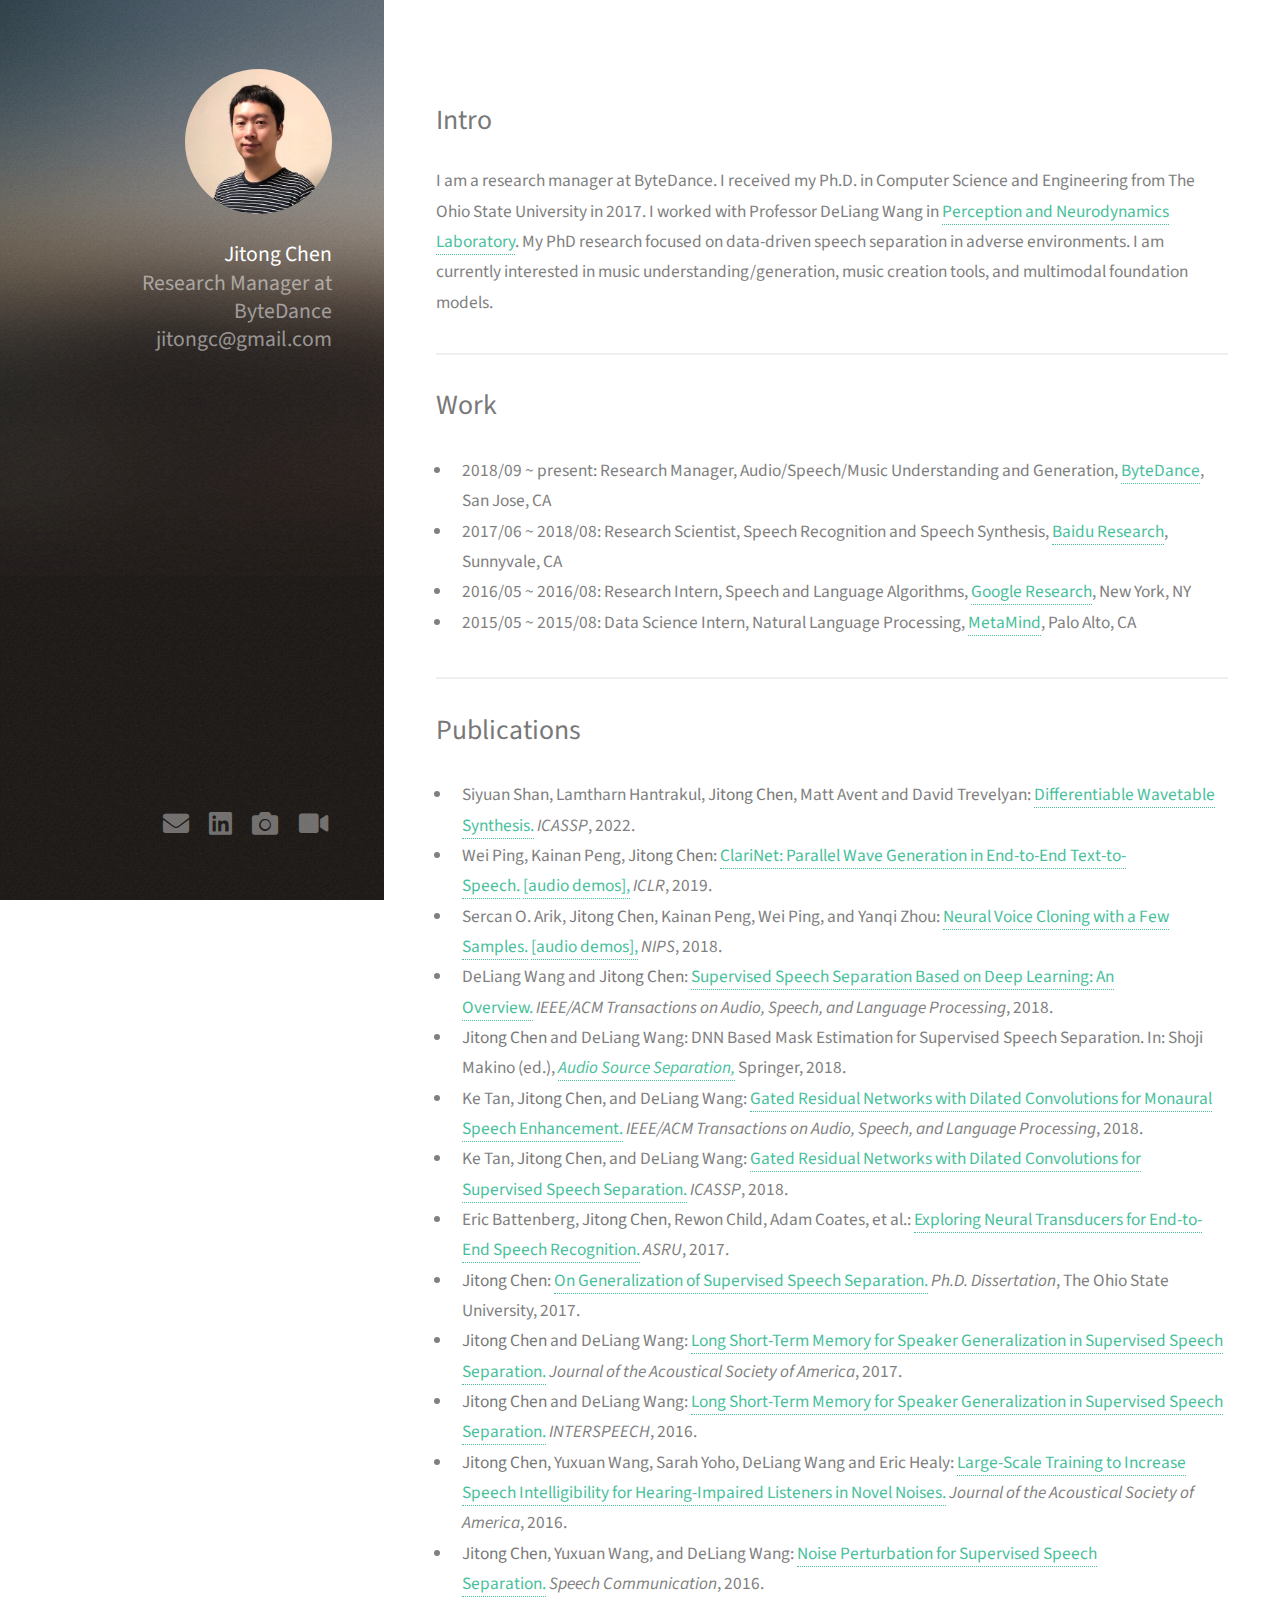
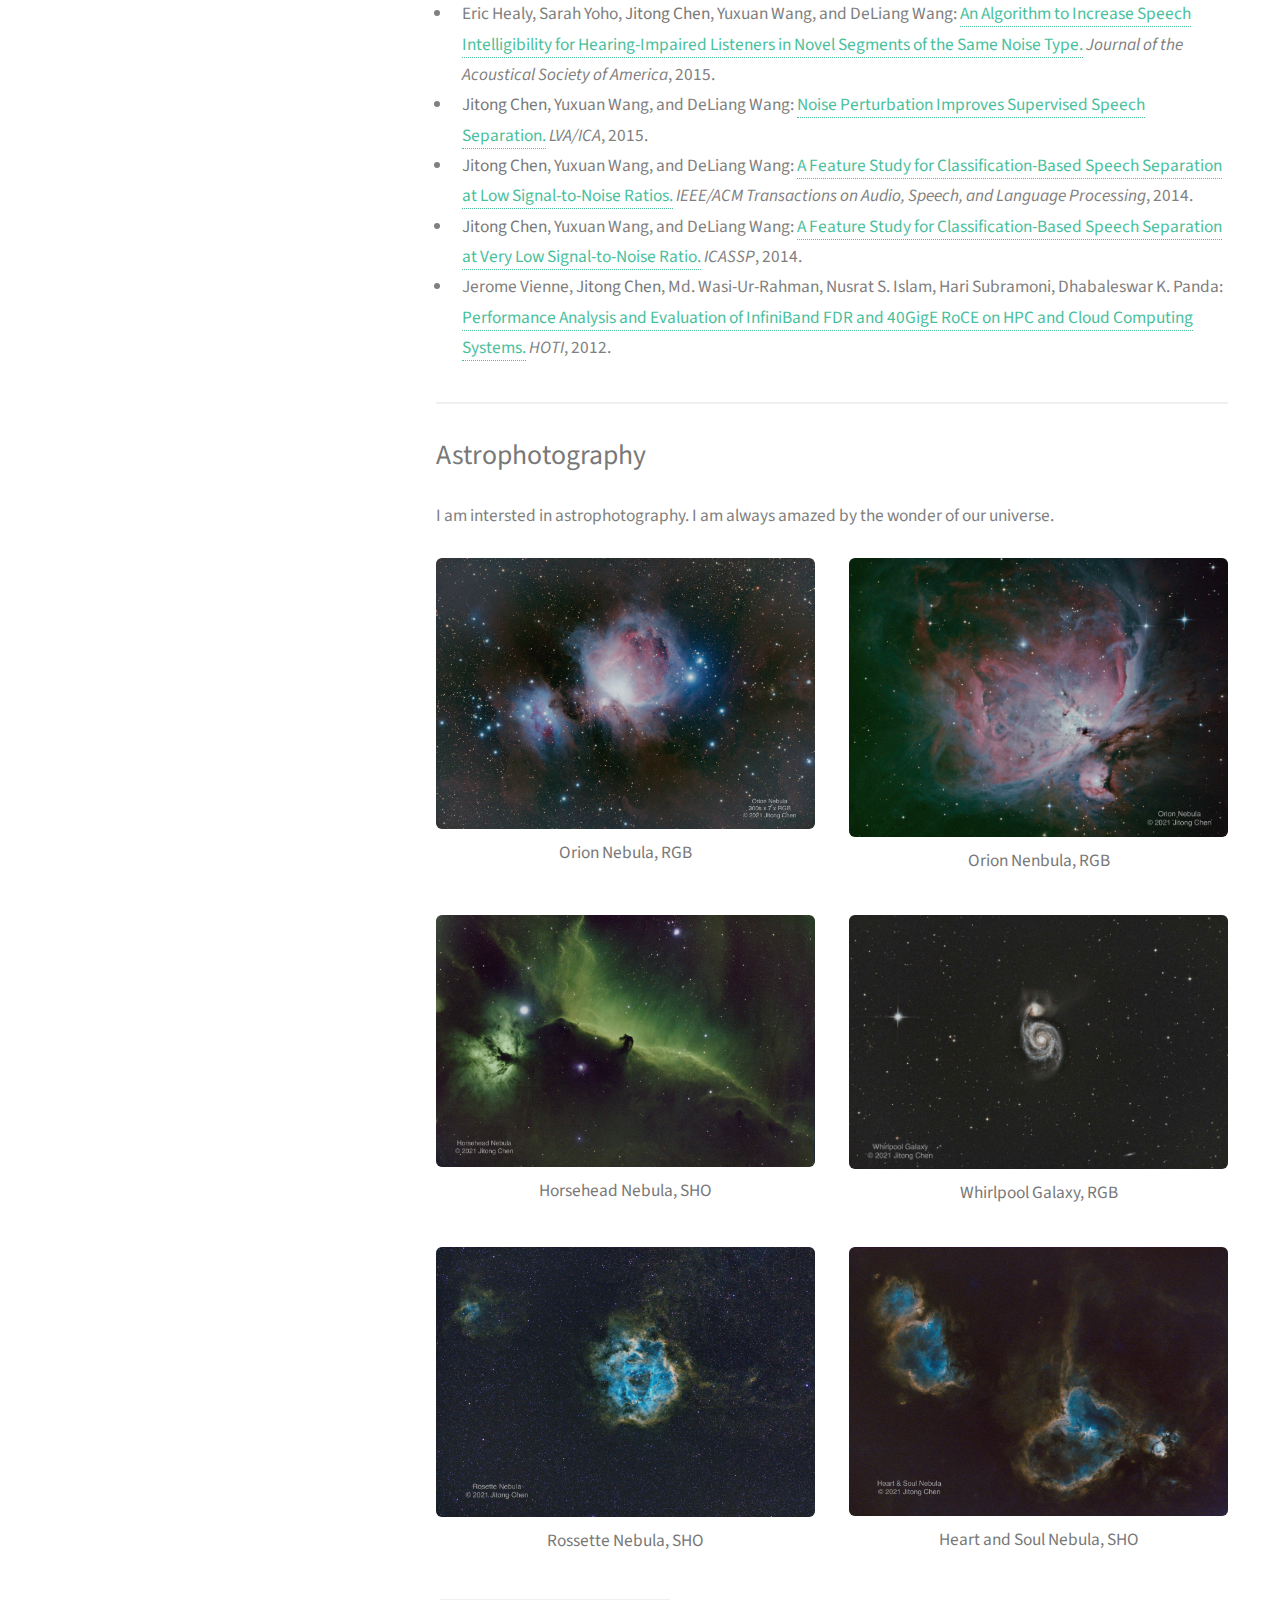
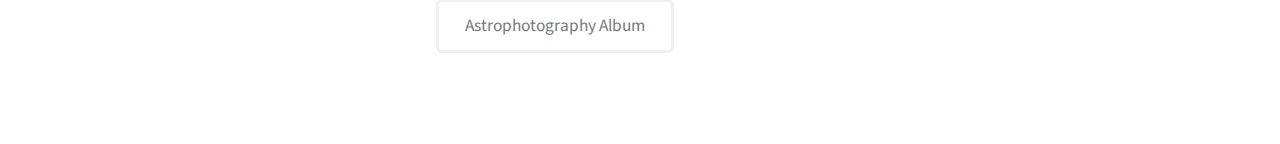
<file: index.html>
<!DOCTYPE HTML>
<!--
	Strata by HTML5 UP
	html5up.net | @ajlkn
	Free for personal and commercial use under the CCA 3.0 license (html5up.net/license)
-->
<html>
	<head>
		<meta charset="utf-8">
		<meta http-equiv="Content-Type" content="text/html; charset=UTF-8">
		<meta name="viewport" content="width=device-width, initial-scale=1">
		<link rel="shortcut icon" href="/favicon.ico" type="image/x-icon">
        <link rel="icon" href="/favicon.ico" type="image/x-icon">

		<title>Jitong Chen (陈纪同)</title>
		<meta charset="utf-8" />
		<meta name="viewport" content="width=device-width, initial-scale=1, user-scalable=no" />
		<link rel="stylesheet" href="assets/css/main.css" />
	</head>
	<body class="is-preload">

		<!-- Header -->
			<header id="header">
				<div class="inner">
					<a href="#" class="image avatar"><img src="images/avatar.jpg" alt="" /></a>
					<h1><strong>Jitong Chen</strong><br/>
					Research Manager at ByteDance<br/>
					jitongc@gmail.com<br/>
				</div>
			</header>

		<!-- Main -->
			<div id="main">
				<!-- Intro -->
					<section id="intro">
						<header class="major">
							<h2>Intro</h2>
						</header>
						<p>I am a research manager at ByteDance. I received my Ph.D. in Computer Science and Engineering from The Ohio State University</a> in 2017. I worked with Professor DeLiang Wang in <a href="http://www.cse.ohio-state.edu/pnl/" target="_blank">Perception and Neurodynamics Laboratory</a>. My PhD research focused on data-driven speech separation in adverse environments. I am currently interested in music understanding/generation, music creation tools, and multimodal foundation models.</p>
					</section>

				<!-- Work -->
				<section id="work">
					<header class="major">
						<h2>Work</h2>
					</header>
					<ul>
					<li>2018/09 ~ present: Research Manager, Audio/Speech/Music Understanding and Generation, <a href=https://www.bytedance.com>ByteDance</a>, San Jose, CA</li>
					<li>2017/06 ~ 2018/08: Research Scientist, Speech Recognition and Speech Synthesis, <a href=http://research.baidu.com>Baidu Research</a>, Sunnyvale, CA</li>
					<li>2016/05 ~ 2016/08: Research Intern, Speech and Language Algorithms, <a href=https://research.google.com>Google Research</a>, New York, NY</li>
					<li>2015/05 ~ 2015/08: Data Science Intern, Natural Language Processing, <a href=https://einstein.ai/research>MetaMind</a>, Palo Alto, CA</li>
					</ul>
				</section>

				<!-- Publications -->
				<section id="publications">
					<header class="major">
						<h2>Publications</h2>
					</header>
						  <ul>
							  <li>Siyuan Shan, Lamtharn Hantrakul, <strong>Jitong Chen</strong>, Matt Avent and David Trevelyan: <a href="papers/wavetable_icassp2022.pdf">Differentiable Wavetable Synthesis.</a>&nbsp;<em>ICASSP</em>, 2022. </li>
							  <li>Wei Ping, Kainan Peng, <strong>Jitong Chen</strong>: <a href="https://arxiv.org/pdf/1807.07281.pdf">ClariNet: Parallel Wave Generation in End-to-End Text-to-Speech.</a>&nbsp;<a href="https://clarinet-demo.github.io/">[audio demos],</a>&nbsp;<em>ICLR</em>, 2019. </li>
							  <li>Sercan O. Arik, <strong>Jitong Chen</strong>, Kainan Peng, Wei Ping, and Yanqi Zhou: <a href="https://arxiv.org/pdf/1802.06006v2">Neural Voice Cloning with a Few Samples.</a>&nbsp;<a href="https://audiodemos.github.io/">[audio demos],</a>&nbsp;<em>NIPS</em>, 2018. </li>
							  <li>DeLiang Wang and <strong>Jitong Chen</strong>: <a href="papers/overview_taslp2018.pdf">Supervised Speech Separation Based on Deep Learning: An Overview.</a>&nbsp;<em>IEEE/ACM Transactions on Audio, Speech, and Language Processing</em>, 2018. </li>
							  <li><strong>Jitong Chen</strong> and DeLiang Wang: DNN Based Mask Estimation for Supervised Speech Separation.&nbsp;In: Shoji Makino (ed.), <em><a href="http://www.springer.com/us/book/9783319730301">Audio Source Separation,</a>&nbsp;</em>Springer, 2018. </li>
							  <li>Ke Tan, <strong>Jitong Chen</strong>, and DeLiang Wang: <a href="papers/cnn_taslp2018.pdf">Gated Residual Networks with Dilated Convolutions for Monaural Speech Enhancement.</a>&nbsp;<em>IEEE/ACM Transactions on Audio, Speech, and Language Processing</em>, 2018. </li>
							  <li>Ke Tan, <strong>Jitong Chen</strong>, and DeLiang Wang: <a href="papers/icassp2018.pdf">Gated Residual Networks with Dilated Convolutions for Supervised Speech Separation.</a>&nbsp;<em>ICASSP</em>, 2018. </li>
							  <li>Eric Battenberg, <strong>Jitong Chen</strong>, Rewon Child, Adam Coates, et al.: <a href="https://arxiv.org/pdf/1707.07413.pdf">Exploring Neural Transducers for End-to-End Speech Recognition.</a>&nbsp;<em>ASRU</em>, 2017. </li>
							  <li><strong>Jitong Chen</strong>: <a href="papers/Dissertation_JitongChen.pdf">On Generalization of Supervised Speech Separation.</a>&nbsp;<em>Ph.D. Dissertation</em>, The Ohio State University, 2017. </li>
							  <li><strong>Jitong Chen</strong> and DeLiang Wang: <a href="papers/jasa17.pdf">Long Short-Term Memory for Speaker Generalization in Supervised Speech Separation.</a>&nbsp;<em>Journal of the Acoustical Society of America</em>, 2017. </li>
							  <li><strong>Jitong Chen</strong> and DeLiang Wang: <a href="papers/interspeech2016.pdf">Long Short-Term Memory for Speaker Generalization in Supervised Speech Separation.</a>&nbsp;<em>INTERSPEECH</em>, 2016. </li>
							  <li><strong>Jitong Chen</strong>, Yuxuan Wang, Sarah Yoho, DeLiang Wang and Eric Healy: <a href="papers/novel_noises.pdf">Large-Scale Training to Increase Speech Intelligibility for Hearing-Impaired Listeners in Novel Noises.</a>&nbsp;<em>Journal of the Acoustical Society of America</em>, 2016. </li>
							  <li><strong>Jitong Chen</strong>, Yuxuan Wang, and DeLiang Wang: <a href="papers/SpeechComm16.pdf">Noise Perturbation for Supervised Speech Separation.</a>&nbsp;<em>Speech Communication</em>, 2016. </li>
							  <li>Eric Healy, Sarah Yoho, <strong>Jitong Chen</strong>, Yuxuan Wang, and DeLiang Wang: <a href="papers/HYCWW.jasa15.pdf">An Algorithm to Increase Speech Intelligibility for Hearing-Impaired Listeners in Novel Segments of the Same Noise Type.</a>&nbsp<em>Journal of the Acoustical Society of America</em>, 2015. </li>
							<li><strong>Jitong Chen</strong>, Yuxuan Wang, and DeLiang Wang: <a href="papers/lva15.pdf">Noise Perturbation Improves Supervised Speech Separation.</a>&nbsp;<em>LVA/ICA</em>, 2015. </li>
							<li><strong>Jitong Chen</strong>, Yuxuan Wang, and DeLiang Wang: <a href="papers/feature_study.pdf">A Feature Study for Classification-Based Speech Separation at Low Signal-to-Noise Ratios.</a>&nbsp;<em>IEEE/ACM Transactions on Audio, Speech, and Language Processing</em>, 2014. </li>
							<li><strong>Jitong Chen</strong>, Yuxuan Wang, and DeLiang Wang: <a href="papers/icassp2014.pdf">A Feature Study for Classification-Based Speech Separation at Very Low Signal-to-Noise Ratio.</a>&nbsp;<em>ICASSP</em>, 2014. </li>
							<li>Jerome Vienne, <strong>Jitong Chen</strong>, Md. Wasi-Ur-Rahman, Nusrat S. Islam, Hari Subramoni, Dhabaleswar K. Panda: <a href="papers/HOTI12.pdf">Performance Analysis and Evaluation of InfiniBand FDR and 40GigE RoCE on HPC and Cloud Computing Systems.</a>&nbsp;<em>HOTI</em>, 2012. </li>
						  </ul>
				</section>

				<!-- Astrophotography -->
				<section id="astro">
					<header class="major">
						<h2>Astrophotography</h2>
					<header class="major">
					<p>I am intersted in astrophotography. I am always amazed by the wonder of our universe.</p>
					<div class="row">
						<article class="col-6 col-12-xsmall work-item">
							<a href="photos/M42_sharpstar.jpeg" class="image fit thumb"><img src="photos/M42_sharpstar.jpeg" alt="" /></a>
							<h3>Orion Nebula, RGB</h3>
						</article>
						<article class="col-6 col-12-xsmall work-item">
							<a href="photos/m42_raw_HDR.jpeg" class="image fit thumb"><img src="photos/m42_raw_HDR.jpeg" alt="" /></a>
							<h3>Orion Nenbula, RGB</h3>
						</article>
						<article class="col-6 col-12-xsmall work-item">
							<a href="photos/horse_scnr0.5.jpeg" class="image fit thumb"><img src="photos/horse_scnr0.5.jpeg" alt="" /></a>
							<h3>Horsehead Nebula, SHO</h3>
						</article>
						<article class="col-6 col-12-xsmall work-item">
							<a href="photos/M51_180x20_RGB_HDR.jpeg" class="image fit thumb"><img src="photos/M51_180x20_RGB_HDR.jpeg" alt="" /></a>
							<h3>Whirlpool Galaxy, RGB</h3>
						</article>
						<article class="col-6 col-12-xsmall work-item">
							<a href="photos/Rosette_starreduce_HDR_SCNR.jpeg" class="image fit thumb"><img src="photos/Rosette_starreduce_HDR_SCNR.jpeg" alt="" /></a>
							<h3>Rossette Nebula, SHO</h3>
						</article>
						<article class="col-6 col-12-xsmall work-item">
							<a href="photos/heartandsoul_starless_v2.jpeg" class="image fit thumb"><img src="photos/heartandsoul_starless_v2.jpeg" alt="" /></a>
							<h3>Heart and Soul Nebula, SHO</h3>
						</article>
					</div>
					<ul class="actions">
						<li><a href="https://jitongchen.com/photo" class="button">Astrophotography Album</a></li>
					</ul>
				</section>
			</div>

		<!-- Footer -->
			<footer id="footer">
				<div class="inner">
					<ul class="icons">
						<li><a href="mailto: jitong@gmail.com" class="icon solid fa-envelope"><span class="label">Email</span></a></li>
						<li><a href="https://www.linkedin.com/in/jitong-chen-6214b172" class="icon brands fa-linkedin"><span class="label">Twitter</span></a></li>
						<li><a href="https://jitongchen.com/photo" class="icon solid fa-camera"><span class="label">Astrophotography</span></a></li>
						<li><a href="https://www.youtube.com/watch?v=XNbMZjsD5tg&list=PLOrg3zcCDhj-7pmv8rlFRneTfB0GrwpP6" class="icon solid fa-video"><span class="label">Astrophotography</span></a></li>
				</div>
			</footer>
		<!-- Scripts -->
			<script src="assets/js/jquery.min.js"></script>
			<script src="assets/js/jquery.poptrox.min.js"></script>
			<script src="assets/js/browser.min.js"></script>
			<script src="assets/js/breakpoints.min.js"></script>
			<script src="assets/js/util.js"></script>
			<script src="assets/js/main.js"></script>

    <!-- Start of StatCounter Code for Default Guide -->
    <script type="text/javascript">
	var sc_project=11349241;
	var sc_invisible=1;
	var sc_security="489756db";
	var scJsHost = (("https:" == document.location.protocol) ?
	"https://secure." : "http://www.");
	document.write("<sc"+"ript type='text/javascript' src='" +
	scJsHost+
	"statcounter.com/counter/counter.js'></"+"script>");
	</script>
	<noscript><div class="statcounter"><a title="free web stats"
	href="http://statcounter.com/" target="_blank"><img
	class="statcounter"
	src="//c.statcounter.com/11349241/0/489756db/1/" alt="free
	web stats"></a></div></noscript>
	<!-- End of StatCounter Code for Default Guide -->

	</body>
</html>
</file>
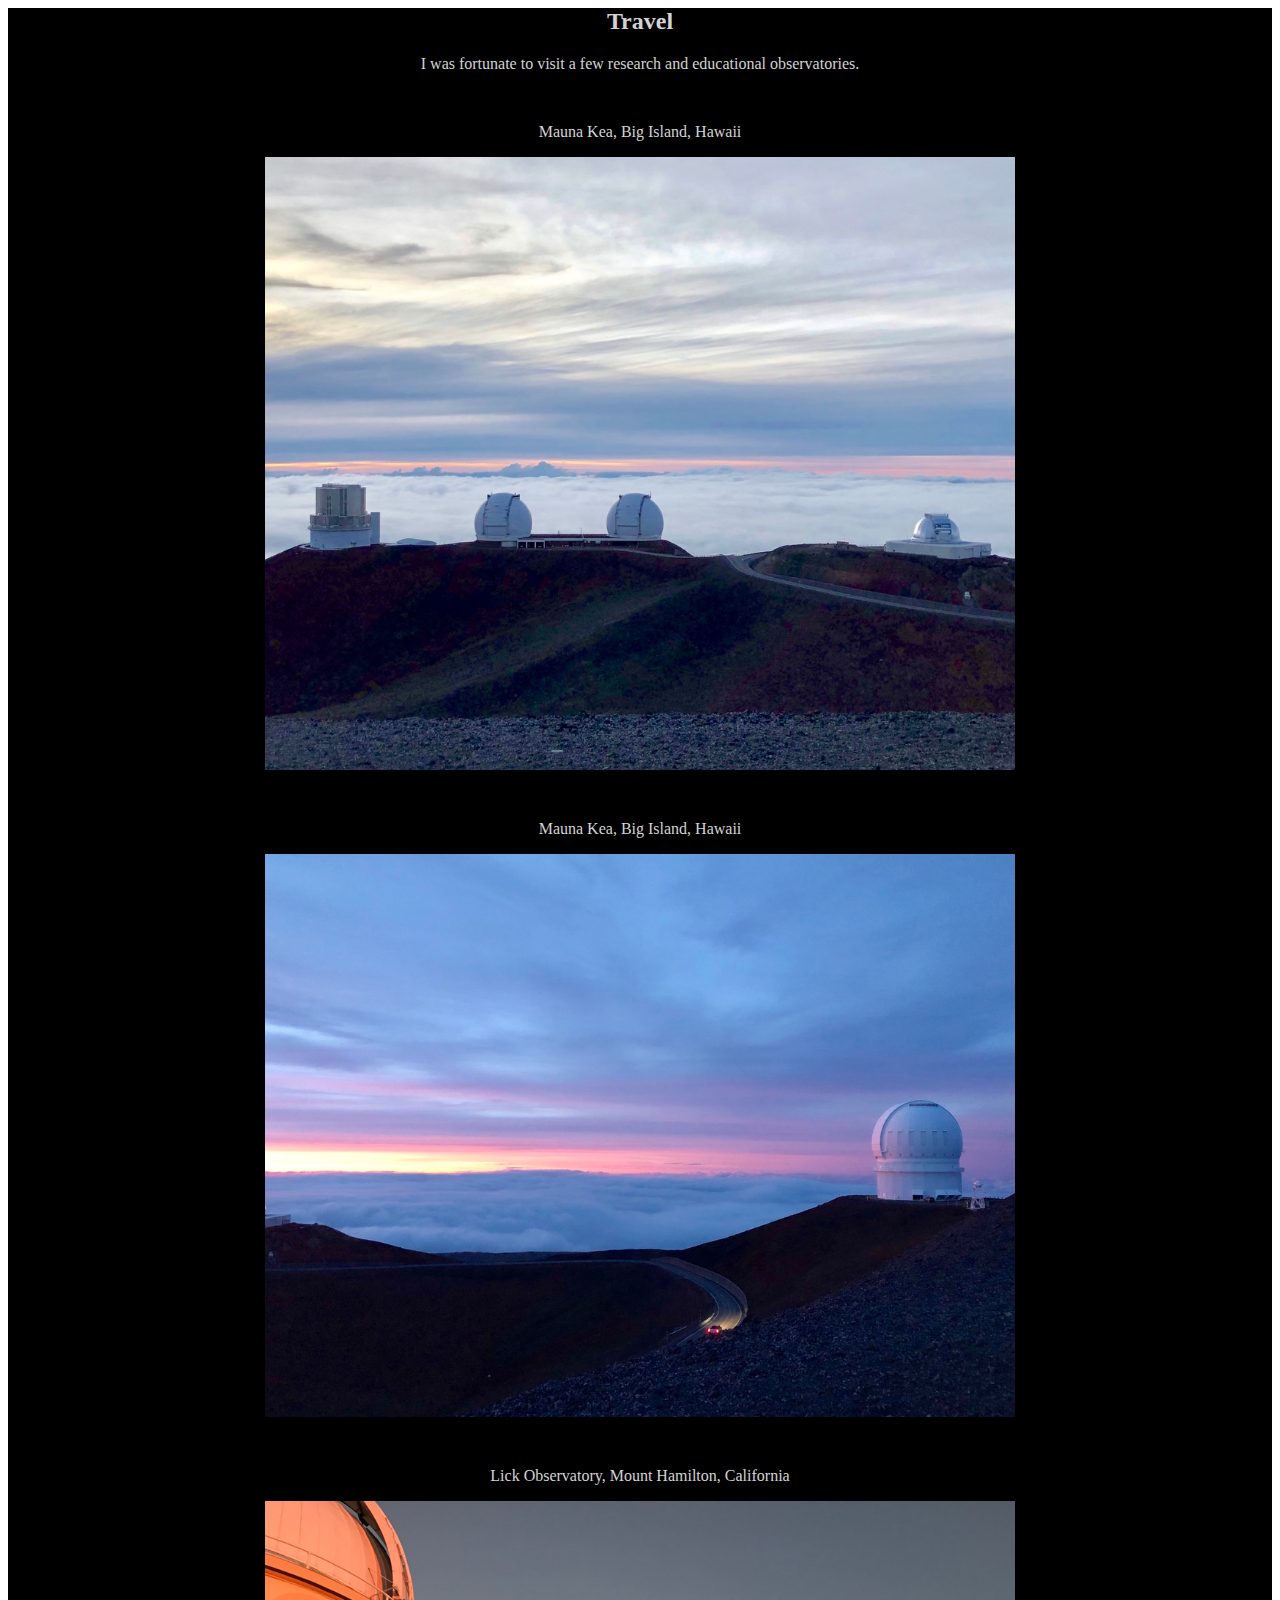
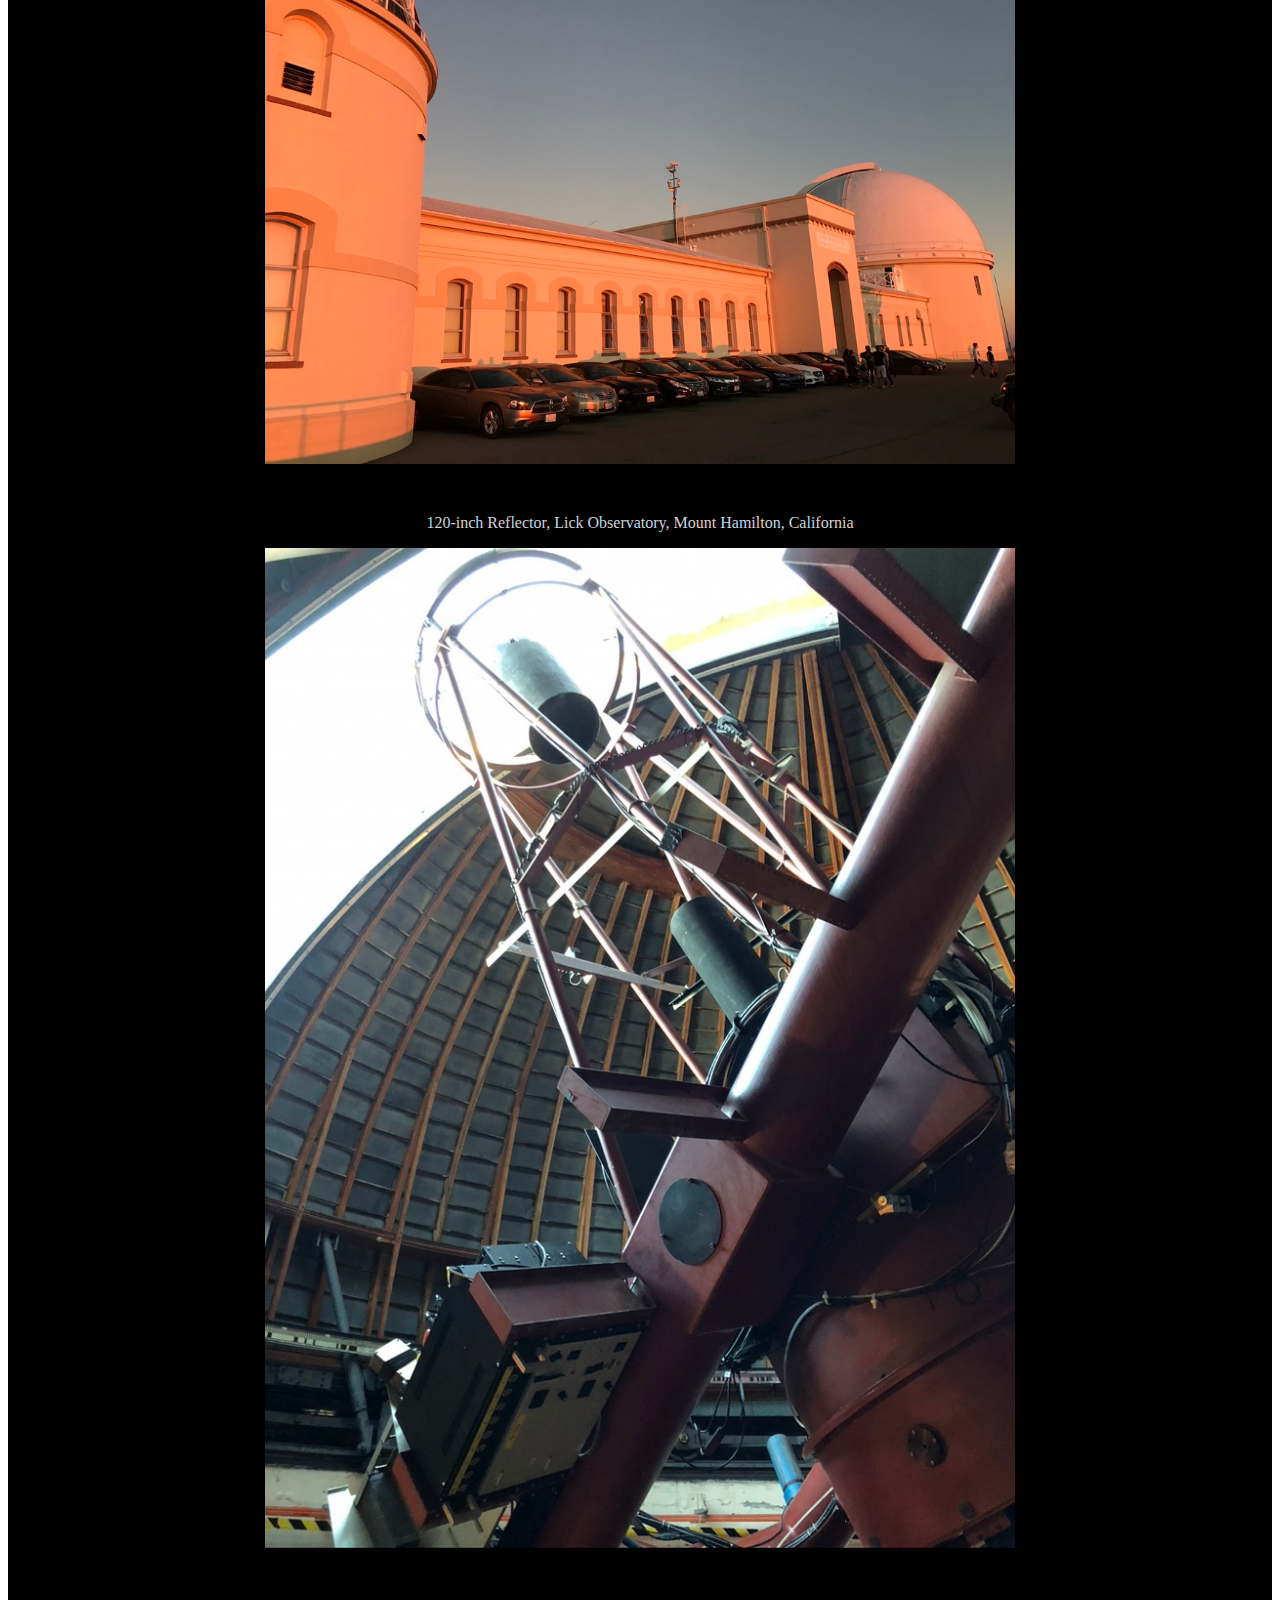
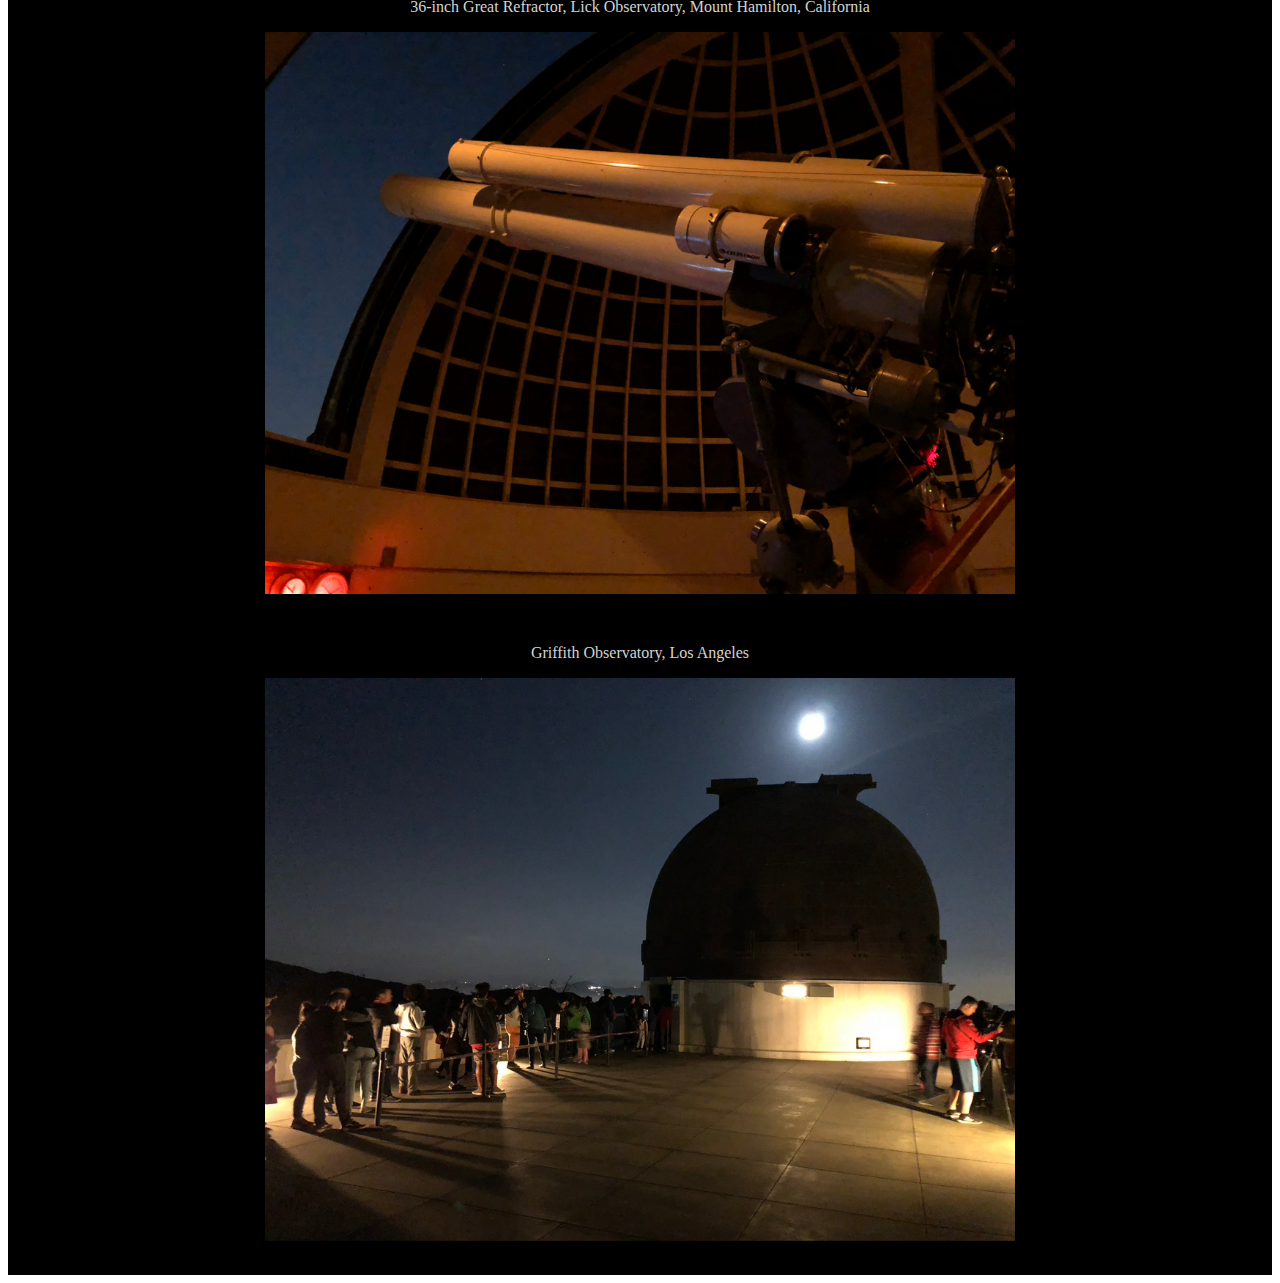
<file: travel.html>
<!-- <!DOCTYPE html PUBLIC "-//W3C//DTD XHTML 1.0 Transitional//EN" "http://www.w3.org/TR/xhtml1/DTD/xhtml1-transitional.dtd">
<html xmlns="http://www.w3.org/1999/xhtml">
<head>
<meta charset="utf-8">
<meta http-equiv="Content-Type" content="text/html; charset=UTF-8">
<meta name="viewport" content="width=device-width, initial-scale=1">
<title>Travel Photos - Jitong Chen</title>
</head> -->

<style>
.center {
  display: block;
  margin-left: auto;
  margin-right: auto;
  width: 100%;
  max-width: 750px;
}
</style>

<div style="background-color: black">

<!-- <body style="background-color:#000000;"> -->
<h2 align="center" style="color:lightgrey"><span class="STYLE1">Travel</h2>
<p align="center" style="color:lightgrey"><span class="STYLE1">I was fortunate to visit a few research and educational observatories.</p>


<br>
<p align="center" style="color:lightgrey">Mauna Kea, Big Island, Hawaii</p>
<p><img src="photos/travel/mauna_kea_1.jpeg" alt="Paris" class="center"></p>
<br>

<p align="center" style="color:lightgrey">Mauna Kea, Big Island, Hawaii</p>
<p><img src="photos/travel/mauna_kea_2.jpeg" alt="Paris" class="center"></p>
<br>

<p align="center" style="color:lightgrey">Lick Observatory, Mount Hamilton, California</p>
<p><img src="photos/travel/lick_1.jpeg" alt="Paris" class="center"></p>
<br>

<p align="center" style="color:lightgrey">120-inch Reflector, Lick Observatory, Mount Hamilton, California</p>
<p><img src="photos/travel/lick_2.jpeg" alt="Paris" class="center"></p>
<br>

<p align="center" style="color:lightgrey">36-inch Great Refractor, Lick Observatory, Mount Hamilton, California</p>
<p><img src="photos/travel/lick_3.jpeg" alt="Paris" class="center"></p>
<br>

<p align="center" style="color:lightgrey">Griffith Observatory, Los Angeles</p>
<p><img src="photos/travel/griffith.jpeg" alt="Paris" class="center"></p>
<br>
</div>

<!-- Start of StatCounter Code for Default Guide -->
<!-- <script type="text/javascript">
var sc_project=11349241;
var sc_invisible=1;
var sc_security="489756db";
var scJsHost = (("https:" == document.location.protocol) ?
"https://secure." : "http://www.");
document.write("<sc"+"ript type='text/javascript' src='" +
scJsHost+
"statcounter.com/counter/counter.js'></"+"script>");
</script>
<noscript><div class="statcounter"><a title="free web stats"
href="http://statcounter.com/" target="_blank"><img
class="statcounter"
src="//c.statcounter.com/11349241/0/489756db/1/" alt="free
web stats"></a></div></noscript> -->
<!-- End of StatCounter Code for Default Guide -->

<!-- </body> -->
</file>
<file: assets/css/main.css>
@import url("fontawesome-all.min.css");
@import url("https://fonts.googleapis.com/css?family=Source+Sans+Pro:400,400italic");

/*
	Strata by HTML5 UP
	html5up.net | @ajlkn
	Free for personal and commercial use under the CCA 3.0 license (html5up.net/license)
*/

html, body, div, span, applet, object,
iframe, h1, h2, h3, h4, h5, h6, p, blockquote,
pre, a, abbr, acronym, address, big, cite,
code, del, dfn, em, img, ins, kbd, q, s, samp,
small, strike, strong, sub, sup, tt, var, b,
u, i, center, dl, dt, dd, ol, ul, li, fieldset,
form, label, legend, table, caption, tbody,
tfoot, thead, tr, th, td, article, aside,
canvas, details, embed, figure, figcaption,
footer, header, hgroup, menu, nav, output, ruby,
section, summary, time, mark, audio, video {
	margin: 0;
	padding: 0;
	border: 0;
	font-size: 100%;
	font: inherit;
	vertical-align: baseline;}

article, aside, details, figcaption, figure,
footer, header, hgroup, menu, nav, section {
	display: block;}

body {
	line-height: 1;
}

ol, ul {
	list-style: none;
	padding: 0.25em;
}

blockquote, q {
	quotes: none;
}

	blockquote:before, blockquote:after, q:before, q:after {
		content: '';
		content: none;
	}

table {
	border-collapse: collapse;
	border-spacing: 0;
}

body {
	-webkit-text-size-adjust: none;
}

mark {
	background-color: transparent;
	color: inherit;
}

input::-moz-focus-inner {
	border: 0;
	padding: 0;
}

input, select, textarea {
	-moz-appearance: none;
	-webkit-appearance: none;
	-ms-appearance: none;
	appearance: none;
}

/* Basic */

	html {
		box-sizing: border-box;
	}

	*, *:before, *:after {
		box-sizing: inherit;
	}

	body {
		background: #fff;
	}

		body.is-preload *, body.is-preload *:before, body.is-preload *:after {
			-moz-animation: none !important;
			-webkit-animation: none !important;
			-ms-animation: none !important;
			animation: none !important;
			-moz-transition: none !important;
			-webkit-transition: none !important;
			-ms-transition: none !important;
			transition: none !important;
		}

	body, input, select, textarea {
		/* color: #a2a2a2; */
		/* color: #797777; */
		color: #808080;
		font-family: "Source Sans Pro", Helvetica, sans-serif;
		font-size: 16pt;
		font-weight: 400;
		line-height: 1.75em;
	}

	a {
		-moz-transition: color 0.2s ease-in-out, border-color 0.2s ease-in-out;
		-webkit-transition: color 0.2s ease-in-out, border-color 0.2s ease-in-out;
		-ms-transition: color 0.2s ease-in-out, border-color 0.2s ease-in-out;
		transition: color 0.2s ease-in-out, border-color 0.2s ease-in-out;
		border-bottom: dotted 1px;
		color: #49bf9d;
		text-decoration: none;
	}

		a:hover {
			border-bottom-color: transparent;
			color: #49bf9d !important;
			text-decoration: none;
		}

	strong, b {
		color: #787878;
		font-weight: 400;
	}

	em, i {
		font-style: italic;
	}

	p {
		margin: 0 0 2em 0;
	}

	h1, h2, h3, h4, h5, h6 {
		color: #787878;
		font-weight: 400;
		line-height: 1em;
		margin: 0 0 1em 0;
	}

		h1 a, h2 a, h3 a, h4 a, h5 a, h6 a {
			color: inherit;
			text-decoration: none;
		}

	h1 {
		font-size: 1.5em;
		line-height: 1.25em;
	}

	h2 {
		font-size: 1.25em;
		line-height: 1.25em;
	}

	h3 {
		font-size: 1.25em;
		line-height: 1.25em;
	}

	h4 {
		font-size: 1.1em;
		line-height: 1.25em;
	}

	h5 {
		font-size: 0.9em;
		line-height: 1.25em;
	}

	h6 {
		font-size: 0.7em;
		line-height: 1.25em;
	}

	sub {
		font-size: 0.8em;
		position: relative;
		top: 0.5em;
	}

	sup {
		font-size: 0.8em;
		position: relative;
		top: -0.5em;
	}

	hr {
		border: 0;
		border-bottom: solid 2px #efefef;
		margin: 2em 0;
	}

		hr.major {
			margin: 3em 0;
		}

	blockquote {
		border-left: solid 6px #efefef;
		font-style: italic;
		margin: 0 0 2em 0;
		padding: 0.5em 0 0.5em 1.5em;
	}

	code {
		background: #f7f7f7;
		border-radius: 0.35em;
		border: solid 2px #efefef;
		font-family: "Courier New", monospace;
		font-size: 0.9em;
		margin: 0 0.25em;
		padding: 0.25em 0.65em;
	}

	pre {
		-webkit-overflow-scrolling: touch;
		font-family: "Courier New", monospace;
		font-size: 0.9em;
		margin: 0 0 2em 0;
	}

		pre code {
			display: block;
			line-height: 1.75em;
			padding: 1em 1.5em;
			overflow-x: auto;
		}

	.align-left {
		text-align: left;
	}

	.align-center {
		text-align: center;
	}

	.align-right {
		text-align: right;
	}

/* Container */

	.container {
		margin: 0 auto;
		max-width: calc(100% - 4em);
		width: 100%;
	}

		.container.xsmall {
			width: 25%;
		}

		.container.small {
			width: 50%;
		}

		.container.medium {
			width: 75%;
		}

		.container.large {
			width: 125%;
		}

		.container.xlarge {
			width: 150%;
		}

		.container.max {
			width: 100%;
		}

		@media screen and (max-width: 980px) {

			.container {
				width: 100% !important;
				max-width: 100% !important;
			}

		}

		@media screen and (max-width: 480px) {

			.container {
				max-width: calc(100% - 3em);
			}

		}

/* Row */

	.row {
		display: flex;
		flex-wrap: wrap;
		box-sizing: border-box;
		align-items: stretch;
	}

		.row > * {
			box-sizing: border-box;
		}

		.row.gtr-uniform > * > :last-child {
			margin-bottom: 0;
		}

		.row.aln-left {
			justify-content: flex-start;
		}

		.row.aln-center {
			justify-content: center;
		}

		.row.aln-right {
			justify-content: flex-end;
		}

		.row.aln-top {
			align-items: flex-start;
		}

		.row.aln-middle {
			align-items: center;
		}

		.row.aln-bottom {
			align-items: flex-end;
		}

		.row > .imp {
			order: -1;
		}

		.row > .col-1 {
			width: 8.33333%;
		}

		.row > .off-1 {
			margin-left: 8.33333%;
		}

		.row > .col-2 {
			width: 16.66667%;
		}

		.row > .off-2 {
			margin-left: 16.66667%;
		}

		.row > .col-3 {
			width: 25%;
		}

		.row > .off-3 {
			margin-left: 25%;
		}

		.row > .col-4 {
			width: 33.33333%;
		}

		.row > .off-4 {
			margin-left: 33.33333%;
		}

		.row > .col-5 {
			width: 41.66667%;
		}

		.row > .off-5 {
			margin-left: 41.66667%;
		}

		.row > .col-6 {
			width: 50%;
		}

		.row > .off-6 {
			margin-left: 50%;
		}

		.row > .col-7 {
			width: 58.33333%;
		}

		.row > .off-7 {
			margin-left: 58.33333%;
		}

		.row > .col-8 {
			width: 66.66667%;
		}

		.row > .off-8 {
			margin-left: 66.66667%;
		}

		.row > .col-9 {
			width: 75%;
		}

		.row > .off-9 {
			margin-left: 75%;
		}

		.row > .col-10 {
			width: 83.33333%;
		}

		.row > .off-10 {
			margin-left: 83.33333%;
		}

		.row > .col-11 {
			width: 91.66667%;
		}

		.row > .off-11 {
			margin-left: 91.66667%;
		}

		.row > .col-12 {
			width: 100%;
		}

		.row > .off-12 {
			margin-left: 100%;
		}

		.row.gtr-0 {
			margin-top: 0;
			margin-left: 0em;
		}

			.row.gtr-0 > * {
				padding: 0 0 0 0em;
			}

			.row.gtr-0.gtr-uniform {
				margin-top: 0em;
			}

				.row.gtr-0.gtr-uniform > * {
					padding-top: 0em;
				}

		.row.gtr-25 {
			margin-top: 0;
			margin-left: -0.625em;
		}

			.row.gtr-25 > * {
				padding: 0 0 0 0.625em;
			}

			.row.gtr-25.gtr-uniform {
				margin-top: -0.625em;
			}

				.row.gtr-25.gtr-uniform > * {
					padding-top: 0.625em;
				}

		.row.gtr-50 {
			margin-top: 0;
			margin-left: -1.25em;
		}

			.row.gtr-50 > * {
				padding: 0 0 0 1.25em;
			}

			.row.gtr-50.gtr-uniform {
				margin-top: -1.25em;
			}

				.row.gtr-50.gtr-uniform > * {
					padding-top: 1.25em;
				}

		.row {
			margin-top: 0;
			margin-left: -2.5em;
		}

			.row > * {
				padding: 0 0 0 2.5em;
			}

			.row.gtr-uniform {
				margin-top: -2.5em;
			}

				.row.gtr-uniform > * {
					padding-top: 2.5em;
				}

		.row.gtr-150 {
			margin-top: 0;
			margin-left: -3.75em;
		}

			.row.gtr-150 > * {
				padding: 0 0 0 3.75em;
			}

			.row.gtr-150.gtr-uniform {
				margin-top: -3.75em;
			}

				.row.gtr-150.gtr-uniform > * {
					padding-top: 3.75em;
				}

		.row.gtr-200 {
			margin-top: 0;
			margin-left: -5em;
		}

			.row.gtr-200 > * {
				padding: 0 0 0 5em;
			}

			.row.gtr-200.gtr-uniform {
				margin-top: -5em;
			}

				.row.gtr-200.gtr-uniform > * {
					padding-top: 5em;
				}

		@media screen and (max-width: 1800px) {

			.row {
				display: flex;
				flex-wrap: wrap;
				box-sizing: border-box;
				align-items: stretch;
			}

				.row > * {
					box-sizing: border-box;
				}

				.row.gtr-uniform > * > :last-child {
					margin-bottom: 0;
				}

				.row.aln-left {
					justify-content: flex-start;
				}

				.row.aln-center {
					justify-content: center;
				}

				.row.aln-right {
					justify-content: flex-end;
				}

				.row.aln-top {
					align-items: flex-start;
				}

				.row.aln-middle {
					align-items: center;
				}

				.row.aln-bottom {
					align-items: flex-end;
				}

				.row > .imp-xlarge {
					order: -1;
				}

				.row > .col-1-xlarge {
					width: 8.33333%;
				}

				.row > .off-1-xlarge {
					margin-left: 8.33333%;
				}

				.row > .col-2-xlarge {
					width: 16.66667%;
				}

				.row > .off-2-xlarge {
					margin-left: 16.66667%;
				}

				.row > .col-3-xlarge {
					width: 25%;
				}

				.row > .off-3-xlarge {
					margin-left: 25%;
				}

				.row > .col-4-xlarge {
					width: 33.33333%;
				}

				.row > .off-4-xlarge {
					margin-left: 33.33333%;
				}

				.row > .col-5-xlarge {
					width: 41.66667%;
				}

				.row > .off-5-xlarge {
					margin-left: 41.66667%;
				}

				.row > .col-6-xlarge {
					width: 50%;
				}

				.row > .off-6-xlarge {
					margin-left: 50%;
				}

				.row > .col-7-xlarge {
					width: 58.33333%;
				}

				.row > .off-7-xlarge {
					margin-left: 58.33333%;
				}

				.row > .col-8-xlarge {
					width: 66.66667%;
				}

				.row > .off-8-xlarge {
					margin-left: 66.66667%;
				}

				.row > .col-9-xlarge {
					width: 75%;
				}

				.row > .off-9-xlarge {
					margin-left: 75%;
				}

				.row > .col-10-xlarge {
					width: 83.33333%;
				}

				.row > .off-10-xlarge {
					margin-left: 83.33333%;
				}

				.row > .col-11-xlarge {
					width: 91.66667%;
				}

				.row > .off-11-xlarge {
					margin-left: 91.66667%;
				}

				.row > .col-12-xlarge {
					width: 100%;
				}

				.row > .off-12-xlarge {
					margin-left: 100%;
				}

				.row.gtr-0 {
					margin-top: 0;
					margin-left: 0em;
				}

					.row.gtr-0 > * {
						padding: 0 0 0 0em;
					}

					.row.gtr-0.gtr-uniform {
						margin-top: 0em;
					}

						.row.gtr-0.gtr-uniform > * {
							padding-top: 0em;
						}

				.row.gtr-25 {
					margin-top: 0;
					margin-left: -0.625em;
				}

					.row.gtr-25 > * {
						padding: 0 0 0 0.625em;
					}

					.row.gtr-25.gtr-uniform {
						margin-top: -0.625em;
					}

						.row.gtr-25.gtr-uniform > * {
							padding-top: 0.625em;
						}

				.row.gtr-50 {
					margin-top: 0;
					margin-left: -1.25em;
				}

					.row.gtr-50 > * {
						padding: 0 0 0 1.25em;
					}

					.row.gtr-50.gtr-uniform {
						margin-top: -1.25em;
					}

						.row.gtr-50.gtr-uniform > * {
							padding-top: 1.25em;
						}

				.row {
					margin-top: 0;
					margin-left: -2.5em;
				}

					.row > * {
						padding: 0 0 0 2.5em;
					}

					.row.gtr-uniform {
						margin-top: -2.5em;
					}

						.row.gtr-uniform > * {
							padding-top: 2.5em;
						}

				.row.gtr-150 {
					margin-top: 0;
					margin-left: -3.75em;
				}

					.row.gtr-150 > * {
						padding: 0 0 0 3.75em;
					}

					.row.gtr-150.gtr-uniform {
						margin-top: -3.75em;
					}

						.row.gtr-150.gtr-uniform > * {
							padding-top: 3.75em;
						}

				.row.gtr-200 {
					margin-top: 0;
					margin-left: -5em;
				}

					.row.gtr-200 > * {
						padding: 0 0 0 5em;
					}

					.row.gtr-200.gtr-uniform {
						margin-top: -5em;
					}

						.row.gtr-200.gtr-uniform > * {
							padding-top: 5em;
						}

		}

		@media screen and (max-width: 1280px) {

			.row {
				display: flex;
				flex-wrap: wrap;
				box-sizing: border-box;
				align-items: stretch;
			}

				.row > * {
					box-sizing: border-box;
				}

				.row.gtr-uniform > * > :last-child {
					margin-bottom: 0;
				}

				.row.aln-left {
					justify-content: flex-start;
				}

				.row.aln-center {
					justify-content: center;
				}

				.row.aln-right {
					justify-content: flex-end;
				}

				.row.aln-top {
					align-items: flex-start;
				}

				.row.aln-middle {
					align-items: center;
				}

				.row.aln-bottom {
					align-items: flex-end;
				}

				.row > .imp-large {
					order: -1;
				}

				.row > .col-1-large {
					width: 8.33333%;
				}

				.row > .off-1-large {
					margin-left: 8.33333%;
				}

				.row > .col-2-large {
					width: 16.66667%;
				}

				.row > .off-2-large {
					margin-left: 16.66667%;
				}

				.row > .col-3-large {
					width: 25%;
				}

				.row > .off-3-large {
					margin-left: 25%;
				}

				.row > .col-4-large {
					width: 33.33333%;
				}

				.row > .off-4-large {
					margin-left: 33.33333%;
				}

				.row > .col-5-large {
					width: 41.66667%;
				}

				.row > .off-5-large {
					margin-left: 41.66667%;
				}

				.row > .col-6-large {
					width: 50%;
				}

				.row > .off-6-large {
					margin-left: 50%;
				}

				.row > .col-7-large {
					width: 58.33333%;
				}

				.row > .off-7-large {
					margin-left: 58.33333%;
				}

				.row > .col-8-large {
					width: 66.66667%;
				}

				.row > .off-8-large {
					margin-left: 66.66667%;
				}

				.row > .col-9-large {
					width: 75%;
				}

				.row > .off-9-large {
					margin-left: 75%;
				}

				.row > .col-10-large {
					width: 83.33333%;
				}

				.row > .off-10-large {
					margin-left: 83.33333%;
				}

				.row > .col-11-large {
					width: 91.66667%;
				}

				.row > .off-11-large {
					margin-left: 91.66667%;
				}

				.row > .col-12-large {
					width: 100%;
				}

				.row > .off-12-large {
					margin-left: 100%;
				}

				.row.gtr-0 {
					margin-top: 0;
					margin-left: 0em;
				}

					.row.gtr-0 > * {
						padding: 0 0 0 0em;
					}

					.row.gtr-0.gtr-uniform {
						margin-top: 0em;
					}

						.row.gtr-0.gtr-uniform > * {
							padding-top: 0em;
						}

				.row.gtr-25 {
					margin-top: 0;
					margin-left: -0.5em;
				}

					.row.gtr-25 > * {
						padding: 0 0 0 0.5em;
					}

					.row.gtr-25.gtr-uniform {
						margin-top: -0.5em;
					}

						.row.gtr-25.gtr-uniform > * {
							padding-top: 0.5em;
						}

				.row.gtr-50 {
					margin-top: 0;
					margin-left: -1em;
				}

					.row.gtr-50 > * {
						padding: 0 0 0 1em;
					}

					.row.gtr-50.gtr-uniform {
						margin-top: -1em;
					}

						.row.gtr-50.gtr-uniform > * {
							padding-top: 1em;
						}

				.row {
					margin-top: 0;
					margin-left: -2em;
				}

					.row > * {
						padding: 0 0 0 2em;
					}

					.row.gtr-uniform {
						margin-top: -2em;
					}

						.row.gtr-uniform > * {
							padding-top: 2em;
						}

				.row.gtr-150 {
					margin-top: 0;
					margin-left: -3em;
				}

					.row.gtr-150 > * {
						padding: 0 0 0 3em;
					}

					.row.gtr-150.gtr-uniform {
						margin-top: -3em;
					}

						.row.gtr-150.gtr-uniform > * {
							padding-top: 3em;
						}

				.row.gtr-200 {
					margin-top: 0;
					margin-left: -4em;
				}

					.row.gtr-200 > * {
						padding: 0 0 0 4em;
					}

					.row.gtr-200.gtr-uniform {
						margin-top: -4em;
					}

						.row.gtr-200.gtr-uniform > * {
							padding-top: 4em;
						}

		}

		@media screen and (max-width: 980px) {

			.row {
				display: flex;
				flex-wrap: wrap;
				box-sizing: border-box;
				align-items: stretch;
			}

				.row > * {
					box-sizing: border-box;
				}

				.row.gtr-uniform > * > :last-child {
					margin-bottom: 0;
				}

				.row.aln-left {
					justify-content: flex-start;
				}

				.row.aln-center {
					justify-content: center;
				}

				.row.aln-right {
					justify-content: flex-end;
				}

				.row.aln-top {
					align-items: flex-start;
				}

				.row.aln-middle {
					align-items: center;
				}

				.row.aln-bottom {
					align-items: flex-end;
				}

				.row > .imp-medium {
					order: -1;
				}

				.row > .col-1-medium {
					width: 8.33333%;
				}

				.row > .off-1-medium {
					margin-left: 8.33333%;
				}

				.row > .col-2-medium {
					width: 16.66667%;
				}

				.row > .off-2-medium {
					margin-left: 16.66667%;
				}

				.row > .col-3-medium {
					width: 25%;
				}

				.row > .off-3-medium {
					margin-left: 25%;
				}

				.row > .col-4-medium {
					width: 33.33333%;
				}

				.row > .off-4-medium {
					margin-left: 33.33333%;
				}

				.row > .col-5-medium {
					width: 41.66667%;
				}

				.row > .off-5-medium {
					margin-left: 41.66667%;
				}

				.row > .col-6-medium {
					width: 50%;
				}

				.row > .off-6-medium {
					margin-left: 50%;
				}

				.row > .col-7-medium {
					width: 58.33333%;
				}

				.row > .off-7-medium {
					margin-left: 58.33333%;
				}

				.row > .col-8-medium {
					width: 66.66667%;
				}

				.row > .off-8-medium {
					margin-left: 66.66667%;
				}

				.row > .col-9-medium {
					width: 75%;
				}

				.row > .off-9-medium {
					margin-left: 75%;
				}

				.row > .col-10-medium {
					width: 83.33333%;
				}

				.row > .off-10-medium {
					margin-left: 83.33333%;
				}

				.row > .col-11-medium {
					width: 91.66667%;
				}

				.row > .off-11-medium {
					margin-left: 91.66667%;
				}

				.row > .col-12-medium {
					width: 100%;
				}

				.row > .off-12-medium {
					margin-left: 100%;
				}

				.row.gtr-0 {
					margin-top: 0;
					margin-left: 0em;
				}

					.row.gtr-0 > * {
						padding: 0 0 0 0em;
					}

					.row.gtr-0.gtr-uniform {
						margin-top: 0em;
					}

						.row.gtr-0.gtr-uniform > * {
							padding-top: 0em;
						}

				.row.gtr-25 {
					margin-top: 0;
					margin-left: -0.5em;
				}

					.row.gtr-25 > * {
						padding: 0 0 0 0.5em;
					}

					.row.gtr-25.gtr-uniform {
						margin-top: -0.5em;
					}

						.row.gtr-25.gtr-uniform > * {
							padding-top: 0.5em;
						}

				.row.gtr-50 {
					margin-top: 0;
					margin-left: -1em;
				}

					.row.gtr-50 > * {
						padding: 0 0 0 1em;
					}

					.row.gtr-50.gtr-uniform {
						margin-top: -1em;
					}

						.row.gtr-50.gtr-uniform > * {
							padding-top: 1em;
						}

				.row {
					margin-top: 0;
					margin-left: -2em;
				}

					.row > * {
						padding: 0 0 0 2em;
					}

					.row.gtr-uniform {
						margin-top: -2em;
					}

						.row.gtr-uniform > * {
							padding-top: 2em;
						}

				.row.gtr-150 {
					margin-top: 0;
					margin-left: -3em;
				}

					.row.gtr-150 > * {
						padding: 0 0 0 3em;
					}

					.row.gtr-150.gtr-uniform {
						margin-top: -3em;
					}

						.row.gtr-150.gtr-uniform > * {
							padding-top: 3em;
						}

				.row.gtr-200 {
					margin-top: 0;
					margin-left: -4em;
				}

					.row.gtr-200 > * {
						padding: 0 0 0 4em;
					}

					.row.gtr-200.gtr-uniform {
						margin-top: -4em;
					}

						.row.gtr-200.gtr-uniform > * {
							padding-top: 4em;
						}

		}

		@media screen and (max-width: 736px) {

			.row {
				display: flex;
				flex-wrap: wrap;
				box-sizing: border-box;
				align-items: stretch;
			}

				.row > * {
					box-sizing: border-box;
				}

				.row.gtr-uniform > * > :last-child {
					margin-bottom: 0;
				}

				.row.aln-left {
					justify-content: flex-start;
				}

				.row.aln-center {
					justify-content: center;
				}

				.row.aln-right {
					justify-content: flex-end;
				}

				.row.aln-top {
					align-items: flex-start;
				}

				.row.aln-middle {
					align-items: center;
				}

				.row.aln-bottom {
					align-items: flex-end;
				}

				.row > .imp-small {
					order: -1;
				}

				.row > .col-1-small {
					width: 8.33333%;
				}

				.row > .off-1-small {
					margin-left: 8.33333%;
				}

				.row > .col-2-small {
					width: 16.66667%;
				}

				.row > .off-2-small {
					margin-left: 16.66667%;
				}

				.row > .col-3-small {
					width: 25%;
				}

				.row > .off-3-small {
					margin-left: 25%;
				}

				.row > .col-4-small {
					width: 33.33333%;
				}

				.row > .off-4-small {
					margin-left: 33.33333%;
				}

				.row > .col-5-small {
					width: 41.66667%;
				}

				.row > .off-5-small {
					margin-left: 41.66667%;
				}

				.row > .col-6-small {
					width: 50%;
				}

				.row > .off-6-small {
					margin-left: 50%;
				}

				.row > .col-7-small {
					width: 58.33333%;
				}

				.row > .off-7-small {
					margin-left: 58.33333%;
				}

				.row > .col-8-small {
					width: 66.66667%;
				}

				.row > .off-8-small {
					margin-left: 66.66667%;
				}

				.row > .col-9-small {
					width: 75%;
				}

				.row > .off-9-small {
					margin-left: 75%;
				}

				.row > .col-10-small {
					width: 83.33333%;
				}

				.row > .off-10-small {
					margin-left: 83.33333%;
				}

				.row > .col-11-small {
					width: 91.66667%;
				}

				.row > .off-11-small {
					margin-left: 91.66667%;
				}

				.row > .col-12-small {
					width: 100%;
				}

				.row > .off-12-small {
					margin-left: 100%;
				}

				.row.gtr-0 {
					margin-top: 0;
					margin-left: 0em;
				}

					.row.gtr-0 > * {
						padding: 0 0 0 0em;
					}

					.row.gtr-0.gtr-uniform {
						margin-top: 0em;
					}

						.row.gtr-0.gtr-uniform > * {
							padding-top: 0em;
						}

				.row.gtr-25 {
					margin-top: 0;
					margin-left: -0.375em;
				}

					.row.gtr-25 > * {
						padding: 0 0 0 0.375em;
					}

					.row.gtr-25.gtr-uniform {
						margin-top: -0.375em;
					}

						.row.gtr-25.gtr-uniform > * {
							padding-top: 0.375em;
						}

				.row.gtr-50 {
					margin-top: 0;
					margin-left: -0.75em;
				}

					.row.gtr-50 > * {
						padding: 0 0 0 0.75em;
					}

					.row.gtr-50.gtr-uniform {
						margin-top: -0.75em;
					}

						.row.gtr-50.gtr-uniform > * {
							padding-top: 0.75em;
						}

				.row {
					margin-top: 0;
					margin-left: -1.5em;
				}

					.row > * {
						padding: 0 0 0 1.5em;
					}

					.row.gtr-uniform {
						margin-top: -1.5em;
					}

						.row.gtr-uniform > * {
							padding-top: 1.5em;
						}

				.row.gtr-150 {
					margin-top: 0;
					margin-left: -2.25em;
				}

					.row.gtr-150 > * {
						padding: 0 0 0 2.25em;
					}

					.row.gtr-150.gtr-uniform {
						margin-top: -2.25em;
					}

						.row.gtr-150.gtr-uniform > * {
							padding-top: 2.25em;
						}

				.row.gtr-200 {
					margin-top: 0;
					margin-left: -3em;
				}

					.row.gtr-200 > * {
						padding: 0 0 0 3em;
					}

					.row.gtr-200.gtr-uniform {
						margin-top: -3em;
					}

						.row.gtr-200.gtr-uniform > * {
							padding-top: 3em;
						}

		}

		@media screen and (max-width: 480px) {

			.row {
				display: flex;
				flex-wrap: wrap;
				box-sizing: border-box;
				align-items: stretch;
			}

				.row > * {
					box-sizing: border-box;
				}

				.row.gtr-uniform > * > :last-child {
					margin-bottom: 0;
				}

				.row.aln-left {
					justify-content: flex-start;
				}

				.row.aln-center {
					justify-content: center;
				}

				.row.aln-right {
					justify-content: flex-end;
				}

				.row.aln-top {
					align-items: flex-start;
				}

				.row.aln-middle {
					align-items: center;
				}

				.row.aln-bottom {
					align-items: flex-end;
				}

				.row > .imp-xsmall {
					order: -1;
				}

				.row > .col-1-xsmall {
					width: 8.33333%;
				}

				.row > .off-1-xsmall {
					margin-left: 8.33333%;
				}

				.row > .col-2-xsmall {
					width: 16.66667%;
				}

				.row > .off-2-xsmall {
					margin-left: 16.66667%;
				}

				.row > .col-3-xsmall {
					width: 25%;
				}

				.row > .off-3-xsmall {
					margin-left: 25%;
				}

				.row > .col-4-xsmall {
					width: 33.33333%;
				}

				.row > .off-4-xsmall {
					margin-left: 33.33333%;
				}

				.row > .col-5-xsmall {
					width: 41.66667%;
				}

				.row > .off-5-xsmall {
					margin-left: 41.66667%;
				}

				.row > .col-6-xsmall {
					width: 50%;
				}

				.row > .off-6-xsmall {
					margin-left: 50%;
				}

				.row > .col-7-xsmall {
					width: 58.33333%;
				}

				.row > .off-7-xsmall {
					margin-left: 58.33333%;
				}

				.row > .col-8-xsmall {
					width: 66.66667%;
				}

				.row > .off-8-xsmall {
					margin-left: 66.66667%;
				}

				.row > .col-9-xsmall {
					width: 75%;
				}

				.row > .off-9-xsmall {
					margin-left: 75%;
				}

				.row > .col-10-xsmall {
					width: 83.33333%;
				}

				.row > .off-10-xsmall {
					margin-left: 83.33333%;
				}

				.row > .col-11-xsmall {
					width: 91.66667%;
				}

				.row > .off-11-xsmall {
					margin-left: 91.66667%;
				}

				.row > .col-12-xsmall {
					width: 100%;
				}

				.row > .off-12-xsmall {
					margin-left: 100%;
				}

				.row.gtr-0 {
					margin-top: 0;
					margin-left: 0em;
				}

					.row.gtr-0 > * {
						padding: 0 0 0 0em;
					}

					.row.gtr-0.gtr-uniform {
						margin-top: 0em;
					}

						.row.gtr-0.gtr-uniform > * {
							padding-top: 0em;
						}

				.row.gtr-25 {
					margin-top: 0;
					margin-left: -0.375em;
				}

					.row.gtr-25 > * {
						padding: 0 0 0 0.375em;
					}

					.row.gtr-25.gtr-uniform {
						margin-top: -0.375em;
					}

						.row.gtr-25.gtr-uniform > * {
							padding-top: 0.375em;
						}

				.row.gtr-50 {
					margin-top: 0;
					margin-left: -0.75em;
				}

					.row.gtr-50 > * {
						padding: 0 0 0 0.75em;
					}

					.row.gtr-50.gtr-uniform {
						margin-top: -0.75em;
					}

						.row.gtr-50.gtr-uniform > * {
							padding-top: 0.75em;
						}

				.row {
					margin-top: 0;
					margin-left: -1.5em;
				}

					.row > * {
						padding: 0 0 0 1.5em;
					}

					.row.gtr-uniform {
						margin-top: -1.5em;
					}

						.row.gtr-uniform > * {
							padding-top: 1.5em;
						}

				.row.gtr-150 {
					margin-top: 0;
					margin-left: -2.25em;
				}

					.row.gtr-150 > * {
						padding: 0 0 0 2.25em;
					}

					.row.gtr-150.gtr-uniform {
						margin-top: -2.25em;
					}

						.row.gtr-150.gtr-uniform > * {
							padding-top: 2.25em;
						}

				.row.gtr-200 {
					margin-top: 0;
					margin-left: -3em;
				}

					.row.gtr-200 > * {
						padding: 0 0 0 3em;
					}

					.row.gtr-200.gtr-uniform {
						margin-top: -3em;
					}

						.row.gtr-200.gtr-uniform > * {
							padding-top: 3em;
						}

		}

/* Section/Article */

	section.special, article.special {
		text-align: center;
	}

	header p {
		/* color: #b2b2b2; */
		color: #808080;
		position: relative;
		margin: 0 0 1.5em 0;
	}

	header h2 + p {
		font-size: 1.25em;
		margin-top: -1em;
		line-height: 1.5em;
	}

	header h3 + p {
		font-size: 1.1em;
		margin-top: -0.8em;
		line-height: 1.5em;
	}

	header h4 + p,
	header h5 + p,
	header h6 + p {
		font-size: 0.9em;
		margin-top: -0.6em;
		line-height: 1.5em;
	}

	header.major h2 {
		font-size: 1.60em;
	}

/* Form */

	form {
		margin: 0 0 2em 0;
	}

	label {
		color: #787878;
		display: block;
		font-size: 0.9em;
		font-weight: 400;
		margin: 0 0 1em 0;
	}

	input[type="text"],
	input[type="password"],
	input[type="email"],
	select,
	textarea {
		-moz-appearance: none;
		-webkit-appearance: none;
		-ms-appearance: none;
		appearance: none;
		background: #f7f7f7;
		border-radius: 0.35em;
		border: solid 2px transparent;
		color: inherit;
		display: block;
		outline: 0;
		padding: 0 0.75em;
		text-decoration: none;
		width: 100%;
	}

		input[type="text"]:invalid,
		input[type="password"]:invalid,
		input[type="email"]:invalid,
		select:invalid,
		textarea:invalid {
			box-shadow: none;
		}

		input[type="text"]:focus,
		input[type="password"]:focus,
		input[type="email"]:focus,
		select:focus,
		textarea:focus {
			border-color: #49bf9d;
		}

	select {
		background-image: url("data:image/svg+xml;charset=utf8,%3Csvg xmlns='http://www.w3.org/2000/svg' width='40' height='40' preserveAspectRatio='none' viewBox='0 0 40 40'%3E%3Cpath d='M9.4,12.3l10.4,10.4l10.4-10.4c0.2-0.2,0.5-0.4,0.9-0.4c0.3,0,0.6,0.1,0.9,0.4l3.3,3.3c0.2,0.2,0.4,0.5,0.4,0.9 c0,0.4-0.1,0.6-0.4,0.9L20.7,31.9c-0.2,0.2-0.5,0.4-0.9,0.4c-0.3,0-0.6-0.1-0.9-0.4L4.3,17.3c-0.2-0.2-0.4-0.5-0.4-0.9 c0-0.4,0.1-0.6,0.4-0.9l3.3-3.3c0.2-0.2,0.5-0.4,0.9-0.4S9.1,12.1,9.4,12.3z' fill='%23dfdfdf' /%3E%3C/svg%3E");
		background-size: 1.25rem;
		background-repeat: no-repeat;
		background-position: calc(100% - 1rem) center;
		height: 2.75em;
		padding-right: 2.75em;
		text-overflow: ellipsis;
	}

		select option {
			color: #787878;
			background: #fff;
		}

		select:focus::-ms-value {
			background-color: transparent;
		}

		select::-ms-expand {
			display: none;
		}

	input[type="text"],
	input[type="password"],
	input[type="email"],
	select {
		height: 2.75em;
	}

	textarea {
		padding: 0.75em;
	}

	input[type="checkbox"],
	input[type="radio"] {
		-moz-appearance: none;
		-webkit-appearance: none;
		-ms-appearance: none;
		appearance: none;
		display: block;
		float: left;
		margin-right: -2em;
		opacity: 0;
		width: 1em;
		z-index: -1;
	}

		input[type="checkbox"] + label,
		input[type="radio"] + label {
			text-decoration: none;
			color: #a2a2a2;
			cursor: pointer;
			display: inline-block;
			font-size: 1em;
			font-weight: 400;
			padding-left: 2.4em;
			padding-right: 0.75em;
			position: relative;
		}

			input[type="checkbox"] + label:before,
			input[type="radio"] + label:before {
				-moz-osx-font-smoothing: grayscale;
				-webkit-font-smoothing: antialiased;
				display: inline-block;
				font-style: normal;
				font-variant: normal;
				text-rendering: auto;
				line-height: 1;
				text-transform: none !important;
				font-family: 'Font Awesome 5 Free';
				font-weight: 900;
			}

			input[type="checkbox"] + label:before,
			input[type="radio"] + label:before {
				background: #f7f7f7;
				border-radius: 0.35em;
				border: solid 2px transparent;
				content: '';
				display: inline-block;
				font-size: 0.8em;
				height: 2.0625em;
				left: 0;
				line-height: 1.85625em;
				position: absolute;
				text-align: center;
				top: 0;
				width: 2.0625em;
			}

		input[type="checkbox"]:checked + label:before,
		input[type="radio"]:checked + label:before {
			background: #787878;
			border-color: #787878;
			color: #fff;
			content: '\f00c';
		}

		input[type="checkbox"]:focus + label:before,
		input[type="radio"]:focus + label:before {
			border-color: #49bf9d;
		}

	input[type="checkbox"] + label:before {
		border-radius: 0.35em;
	}

	input[type="radio"] + label:before {
		border-radius: 100%;
	}

	::-webkit-input-placeholder {
		color: #b2b2b2 !important;
		opacity: 1.0;
	}

	:-moz-placeholder {
		color: #b2b2b2 !important;
		opacity: 1.0;
	}

	::-moz-placeholder {
		color: #b2b2b2 !important;
		opacity: 1.0;
	}

	:-ms-input-placeholder {
		color: #b2b2b2 !important;
		opacity: 1.0;
	}

/* Box */

	.box {
		border-radius: 0.35em;
		border: solid 2px #efefef;
		margin-bottom: 2em;
		padding: 1.5em;
	}

		.box > :last-child,
		.box > :last-child > :last-child,
		.box > :last-child > :last-child > :last-child {
			margin-bottom: 0;
		}

		.box.alt {
			border: 0;
			border-radius: 0;
			padding: 0;
		}

/* Icon */

	.icon {
		text-decoration: none;
		border-bottom: none;
		position: relative;
	}

		.icon:before {
			-moz-osx-font-smoothing: grayscale;
			-webkit-font-smoothing: antialiased;
			display: inline-block;
			font-style: normal;
			font-variant: normal;
			text-rendering: auto;
			line-height: 1;
			text-transform: none !important;
			font-family: 'Font Awesome 5 Free';
			font-weight: 400;
		}

		.icon > .label {
			display: none;
		}

		.icon:before {
			line-height: inherit;
		}

		.icon.solid:before {
			font-weight: 900;
		}

		.icon.brands:before {
			font-family: 'Font Awesome 5 Brands';
		}

/* Image */

	.image {
		border-radius: 0.35em;
		border: 0;
		display: inline-block;
		position: relative;
	}

		.image:before {
			-moz-transition: opacity 0.2s ease-in-out;
			-webkit-transition: opacity 0.2s ease-in-out;
			-ms-transition: opacity 0.2s ease-in-out;
			transition: opacity 0.2s ease-in-out;
			background: url("images/overlay.png");
			border-radius: 0.35em;
			content: '';
			display: block;
			height: 100%;
			left: 0;
			opacity: 0.5;
			position: absolute;
			top: 0;
			width: 100%;
		}

		.image.thumb {
			text-align: center;
		}

			.image.thumb:after {
				-moz-transition: opacity 0.2s ease-in-out;
				-webkit-transition: opacity 0.2s ease-in-out;
				-ms-transition: opacity 0.2s ease-in-out;
				transition: opacity 0.2s ease-in-out;
				border-radius: 0.35em;
				border: solid 3px rgba(255, 255, 255, 0.5);
				color: #fff;
				content: 'View';
				display: inline-block;
				font-size: 0.8em;
				font-weight: 400;
				left: 50%;
				line-height: 2.25em;
				margin: -1.25em 0 0 -3em;
				opacity: 0;
				padding: 0 1.5em;
				position: absolute;
				text-align: center;
				text-decoration: none;
				top: 50%;
				white-space: nowrap;
			}

			.image.thumb:hover:after {
				opacity: 1.0;
			}

			.image.thumb:hover:before {
				background: url("images/overlay.png"), url("images/overlay.png");
				opacity: 1.0;
			}

		.image img {
			border-radius: 0.35em;
			display: block;
		}

		.image.left {
			float: left;
			margin: 0 1.5em 1em 0;
			top: 0.25em;
		}

		.image.right {
			float: right;
			margin: 0 0 1em 1.5em;
			top: 0.25em;
		}

		.image.left, .image.right {
			max-width: 40%;
		}

			.image.left img, .image.right img {
				width: 100%;
			}

		.image.fit {
			display: block;
			margin: 0 0 2em 0;
			width: 100%;
		}

			.image.fit img {
				width: 100%;
			}

		.image.avatar {
			border-radius: 100%;
		}

			.image.avatar:before {
				display: none;
			}

			.image.avatar img {
				border-radius: 100%;
				width: 100%;
			}

/* List */

	ol {
		list-style: decimal;
		margin: 0 0 2em 0;
		padding-left: 1.25em;
	}

		ol li {
			padding-left: 0.25em;
		}

	ul {
		list-style: disc;
		margin: 0 0 2em 0;
		padding-left: 1em;
	}

		ul li {
			padding-left: 0.5em;
		}

		ul.alt {
			list-style: none;
			padding-left: 0;
		}

			ul.alt li {
				border-top: solid 2px #efefef;
				padding: 0.5em 0;
			}

				ul.alt li:first-child {
					border-top: 0;
					padding-top: 0;
				}

	dl {
		margin: 0 0 2em 0;
	}

/* Icons */

	ul.icons {
		cursor: default;
		list-style: none;
		padding-left: 0;
	}

		ul.icons li {
			display: inline-block;
			padding: 0 1em 0 0;
		}

			ul.icons li:last-child {
				padding-right: 0;
			}

			ul.icons li .icon:before {
				font-size: 1.5em;
			}

/* Labeled Icons */

	ul.labeled-icons {
		list-style: none;
		padding: 0;
	}

		ul.labeled-icons li {
			line-height: 1.75em;
			margin: 1.5em 0 0 0;
			padding-left: 2.25em;
			position: relative;
		}

			ul.labeled-icons li:first-child {
				margin-top: 0;
			}

			ul.labeled-icons li a {
				color: inherit;
			}

			ul.labeled-icons li h3 {
				color: #b2b2b2;
				left: 0;
				position: absolute;
				text-align: center;
				top: 0;
				width: 1em;
			}

/* Actions */

	ul.actions {
		display: -moz-flex;
		display: -webkit-flex;
		display: -ms-flex;
		display: flex;
		cursor: default;
		list-style: none;
		margin-left: -1em;
		padding-left: 0;
	}

		ul.actions li {
			padding: 0 0 0 1em;
			vertical-align: middle;
		}

		ul.actions.special {
			-moz-justify-content: center;
			-webkit-justify-content: center;
			-ms-justify-content: center;
			justify-content: center;
			width: 100%;
			margin-left: 0;
		}

			ul.actions.special li:first-child {
				padding-left: 0;
			}

		ul.actions.stacked {
			-moz-flex-direction: column;
			-webkit-flex-direction: column;
			-ms-flex-direction: column;
			flex-direction: column;
			margin-left: 0;
		}

			ul.actions.stacked li {
				padding: 1.3em 0 0 0;
			}

				ul.actions.stacked li:first-child {
					padding-top: 0;
				}

		ul.actions.fit {
			width: calc(100% + 1em);
		}

			ul.actions.fit li {
				-moz-flex-grow: 1;
				-webkit-flex-grow: 1;
				-ms-flex-grow: 1;
				flex-grow: 1;
				-moz-flex-shrink: 1;
				-webkit-flex-shrink: 1;
				-ms-flex-shrink: 1;
				flex-shrink: 1;
				width: 100%;
			}

				ul.actions.fit li > * {
					width: 100%;
				}

			ul.actions.fit.stacked {
				width: 100%;
			}

		@media screen and (max-width: 480px) {

			ul.actions:not(.fixed) {
				-moz-flex-direction: column;
				-webkit-flex-direction: column;
				-ms-flex-direction: column;
				flex-direction: column;
				margin-left: 0;
				width: 100% !important;
			}

				ul.actions:not(.fixed) li {
					-moz-flex-grow: 1;
					-webkit-flex-grow: 1;
					-ms-flex-grow: 1;
					flex-grow: 1;
					-moz-flex-shrink: 1;
					-webkit-flex-shrink: 1;
					-ms-flex-shrink: 1;
					flex-shrink: 1;
					padding: 1em 0 0 0;
					text-align: center;
					width: 100%;
				}

					ul.actions:not(.fixed) li > * {
						width: 100%;
					}

					ul.actions:not(.fixed) li:first-child {
						padding-top: 0;
					}

					ul.actions:not(.fixed) li input[type="submit"],
					ul.actions:not(.fixed) li input[type="reset"],
					ul.actions:not(.fixed) li input[type="button"],
					ul.actions:not(.fixed) li button,
					ul.actions:not(.fixed) li .button {
						width: 100%;
					}

						ul.actions:not(.fixed) li input[type="submit"].icon:before,
						ul.actions:not(.fixed) li input[type="reset"].icon:before,
						ul.actions:not(.fixed) li input[type="button"].icon:before,
						ul.actions:not(.fixed) li button.icon:before,
						ul.actions:not(.fixed) li .button.icon:before {
							margin-left: -0.5em;
						}

		}

/* Table */

	.table-wrapper {
		-webkit-overflow-scrolling: touch;
		overflow-x: auto;
	}

	table {
		margin: 0 0 2em 0;
		width: 100%;
	}

		table tbody tr {
			border: solid 1px #efefef;
			border-left: 0;
			border-right: 0;
		}

			table tbody tr:nth-child(2n + 1) {
				background-color: #f7f7f7;
			}

		table td {
			padding: 0.75em 0.75em;
		}

		table th {
			color: #787878;
			font-size: 0.9em;
			font-weight: 400;
			padding: 0 0.75em 0.75em 0.75em;
			text-align: left;
		}

		table thead {
			border-bottom: solid 2px #efefef;
		}

		table tfoot {
			border-top: solid 2px #efefef;
		}

		table.alt {
			border-collapse: separate;
		}

			table.alt tbody tr td {
				border: solid 2px #efefef;
				border-left-width: 0;
				border-top-width: 0;
			}

				table.alt tbody tr td:first-child {
					border-left-width: 2px;
				}

			table.alt tbody tr:first-child td {
				border-top-width: 2px;
			}

			table.alt thead {
				border-bottom: 0;
			}

			table.alt tfoot {
				border-top: 0;
			}

/* Button */

	input[type="submit"],
	input[type="reset"],
	input[type="button"],
	.button {
		-moz-appearance: none;
		-webkit-appearance: none;
		-ms-appearance: none;
		appearance: none;
		-moz-transition: background-color 0.2s ease-in-out, color 0.2s ease-in-out, border-color 0.2s ease-in-out;
		-webkit-transition: background-color 0.2s ease-in-out, color 0.2s ease-in-out, border-color 0.2s ease-in-out;
		-ms-transition: background-color 0.2s ease-in-out, color 0.2s ease-in-out, border-color 0.2s ease-in-out;
		transition: background-color 0.2s ease-in-out, color 0.2s ease-in-out, border-color 0.2s ease-in-out;
		background-color: transparent;
		border-radius: 0.35em;
		border: solid 3px #efefef;
		color: #787878 !important;
		cursor: pointer;
		display: inline-block;
		font-weight: 400;
		height: 3.15em;
		height: calc(2.75em + 6px);
		line-height: 2.75em;
		min-width: 10em;
		padding: 0 1.5em;
		text-align: center;
		text-decoration: none;
		white-space: nowrap;
	}

		input[type="submit"]:hover,
		input[type="reset"]:hover,
		input[type="button"]:hover,
		.button:hover {
			border-color: #49bf9d;
			color: #49bf9d !important;
		}

		input[type="submit"]:active,
		input[type="reset"]:active,
		input[type="button"]:active,
		.button:active {
			background-color: rgba(73, 191, 157, 0.1);
			border-color: #49bf9d;
			color: #49bf9d !important;
		}

		input[type="submit"].icon,
		input[type="reset"].icon,
		input[type="button"].icon,
		.button.icon {
			padding-left: 1.35em;
		}

			input[type="submit"].icon:before,
			input[type="reset"].icon:before,
			input[type="button"].icon:before,
			.button.icon:before {
				margin-right: 0.5em;
			}

		input[type="submit"].fit,
		input[type="reset"].fit,
		input[type="button"].fit,
		.button.fit {
			min-width: 0;
			width: 100%;
		}

		input[type="submit"].small,
		input[type="reset"].small,
		input[type="button"].small,
		.button.small {
			font-size: 0.8em;
		}

		input[type="submit"].large,
		input[type="reset"].large,
		input[type="button"].large,
		.button.large {
			font-size: 1.35em;
		}

		input[type="submit"].primary,
		input[type="reset"].primary,
		input[type="button"].primary,
		.button.primary {
			background-color: #49bf9d;
			border-color: #49bf9d;
			color: #ffffff !important;
		}

			input[type="submit"].primary:hover,
			input[type="reset"].primary:hover,
			input[type="button"].primary:hover,
			.button.primary:hover {
				background-color: #5cc6a7;
				border-color: #5cc6a7;
			}

			input[type="submit"].primary:active,
			input[type="reset"].primary:active,
			input[type="button"].primary:active,
			.button.primary:active {
				background-color: #3eb08f;
				border-color: #3eb08f;
			}

		input[type="submit"].disabled, input[type="submit"]:disabled,
		input[type="reset"].disabled,
		input[type="reset"]:disabled,
		input[type="button"].disabled,
		input[type="button"]:disabled,
		.button.disabled,
		.button:disabled {
			background-color: #e7e7e7 !important;
			border-color: #e7e7e7 !important;
			color: #b2b2b2 !important;
			cursor: default;
		}

/* Work Item */

	.work-item {
		margin: 0 0 2em 0;
	}

		.work-item .image {
			margin: 0 0 0.75em 0;
			/* padding: 2em 2em 2em 2em; */
		}

		.work-item h3 {
			font-size: 1em;
			margin: 0 0 0.5em 0;
			text-align: center;
		}

		.work-item p {
			font-size: 0.8em;
			line-height: 1.5em;
			margin: 0;
		}

/* Header */

	#header {
		display: -moz-flex;
		display: -webkit-flex;
		display: -ms-flex;
		display: flex;
		-moz-flex-direction: column;
		-webkit-flex-direction: column;
		-ms-flex-direction: column;
		flex-direction: column;
		-moz-align-items: -moz-flex-end;
		-webkit-align-items: -webkit-flex-end;
		-ms-align-items: -ms-flex-end;
		align-items: flex-end;
		-moz-justify-content: space-between;
		-webkit-justify-content: space-between;
		-ms-justify-content: space-between;
		justify-content: space-between;
		background-color: #1f1815;
		background-attachment: scroll,								scroll;
		background-image: url("images/overlay.png"), url("../../images/bg.jpg");
		background-position: top left,							top left;
		background-repeat: repeat,								no-repeat;
		background-size: auto,								150%;
		color: rgba(255, 255, 255, 0.5);
		height: 100%;
		left: 0;
		padding: 4.5em 4em;
		position: fixed;
		text-align: right;
		top: 0;
		width: 35%;
	}

		#header > * {
			-moz-flex-shrink: 0;
			-webkit-flex-shrink: 0;
			-ms-flex-shrink: 0;
			flex-shrink: 0;
			width: 100%;
		}

		#header > .inner {
			-moz-flex-grow: 1;
			-webkit-flex-grow: 1;
			-ms-flex-grow: 1;
			flex-grow: 1;
			margin: 0 0 2em 0;
		}

		#header strong, #header b {
			color: #ffffff;
		}

		#header h2, #header h3, #header h4, #header h5, #header h6 {
			color: #ffffff;
		}

		#header h1 {
			color: rgba(255, 255, 255, 0.5);
			font-size: 1.3em;
			line-height: 1.3em;
			margin: 0;
		}

		#header .image.avatar {
			margin: 0 0 1em 0;
			width: 8.5em;
		}

/* Footer */

	#footer .icons {
		margin: 1em 0 0 0;
	}

		#footer .icons a {
			color: rgba(255, 255, 255, 0.4);
		}

	#footer .copyright {
		color: rgba(255, 255, 255, 0.4);
		font-size: 0.8em;
		list-style: none;
		margin: 1em 0 0 0;
		padding: 0;
	}

		#footer .copyright li {
			border-left: solid 1px rgba(255, 255, 255, 0.25);
			display: inline-block;
			line-height: 1em;
			margin-left: 0.75em;
			padding-left: 0.75em;
		}

			#footer .copyright li:first-child {
				border-left: 0;
				margin-left: 0;
				padding-left: 0;
			}

			#footer .copyright li a {
				color: inherit;
			}

/* Main */

	#main {
		margin-left: 35%;
		max-width: 54em;
		padding: 4.5em 4em 4em 4em;
		width: calc(100% - 35%);
	}

		#main > section {
			border-top: solid 2px #efefef;
			margin: 2em 0 0 0;
			padding: 2em 0 0 0;
		}

			#main > section:first-child {
				border-top: 0;
				margin-top: 0;
				padding-top: 0;
			}

/* Poptrox */

	@-moz-keyframes spin {
		0% {
			-moz-transform: rotate(0deg);
			-webkit-transform: rotate(0deg);
			-ms-transform: rotate(0deg);
			transform: rotate(0deg);
		}

		100% {
			-moz-transform: rotate(360deg);
			-webkit-transform: rotate(360deg);
			-ms-transform: rotate(360deg);
			transform: rotate(360deg);
		}
	}

	@-webkit-keyframes spin {
		0% {
			-moz-transform: rotate(0deg);
			-webkit-transform: rotate(0deg);
			-ms-transform: rotate(0deg);
			transform: rotate(0deg);
		}

		100% {
			-moz-transform: rotate(360deg);
			-webkit-transform: rotate(360deg);
			-ms-transform: rotate(360deg);
			transform: rotate(360deg);
		}
	}

	@-ms-keyframes spin {
		0% {
			-moz-transform: rotate(0deg);
			-webkit-transform: rotate(0deg);
			-ms-transform: rotate(0deg);
			transform: rotate(0deg);
		}

		100% {
			-moz-transform: rotate(360deg);
			-webkit-transform: rotate(360deg);
			-ms-transform: rotate(360deg);
			transform: rotate(360deg);
		}
	}

	@keyframes spin {
		0% {
			-moz-transform: rotate(0deg);
			-webkit-transform: rotate(0deg);
			-ms-transform: rotate(0deg);
			transform: rotate(0deg);
		}

		100% {
			-moz-transform: rotate(360deg);
			-webkit-transform: rotate(360deg);
			-ms-transform: rotate(360deg);
			transform: rotate(360deg);
		}
	}

	.poptrox-popup {
		-moz-box-sizing: content-box;
		-webkit-box-sizing: content-box;
		-ms-box-sizing: content-box;
		box-sizing: content-box;
		-webkit-tap-highlight-color: rgba(255, 255, 255, 0);
		background: #fff;
		border-radius: 0.35em;
		box-shadow: 0 0.1em 0.15em 0 rgba(0, 0, 0, 0.15);
		overflow: hidden;
		padding-bottom: 3em;
	}

		.poptrox-popup .loader {
			text-decoration: none;
			-moz-animation: spin 1s linear infinite;
			-webkit-animation: spin 1s linear infinite;
			-ms-animation: spin 1s linear infinite;
			animation: spin 1s linear infinite;
			font-size: 1.5em;
			height: 1em;
			left: 50%;
			line-height: 1em;
			margin: -0.5em 0 0 -0.5em;
			position: absolute;
			top: 50%;
			width: 1em;
		}

			.poptrox-popup .loader:before {
				-moz-osx-font-smoothing: grayscale;
				-webkit-font-smoothing: antialiased;
				display: inline-block;
				font-style: normal;
				font-variant: normal;
				text-rendering: auto;
				line-height: 1;
				text-transform: none !important;
				font-family: 'Font Awesome 5 Free';
				font-weight: 900;
			}

			.poptrox-popup .loader:before {
				content: '\f1ce';
			}

		.poptrox-popup .caption {
			background: #fff;
			bottom: 0;
			cursor: default;
			font-size: 0.9em;
			height: 3em;
			left: 0;
			line-height: 2.8em;
			position: absolute;
			text-align: center;
			width: 100%;
			z-index: 1;
		}

		.poptrox-popup .nav-next,
		.poptrox-popup .nav-previous {
			text-decoration: none;
			-moz-transition: opacity 0.2s ease-in-out;
			-webkit-transition: opacity 0.2s ease-in-out;
			-ms-transition: opacity 0.2s ease-in-out;
			transition: opacity 0.2s ease-in-out;
			-webkit-tap-highlight-color: rgba(255, 255, 255, 0);
			background: rgba(0, 0, 0, 0.01);
			cursor: pointer;
			height: 100%;
			opacity: 0;
			position: absolute;
			top: 0;
			width: 50%;
		}

			.poptrox-popup .nav-next:before,
			.poptrox-popup .nav-previous:before {
				-moz-osx-font-smoothing: grayscale;
				-webkit-font-smoothing: antialiased;
				display: inline-block;
				font-style: normal;
				font-variant: normal;
				text-rendering: auto;
				line-height: 1;
				text-transform: none !important;
				font-family: 'Font Awesome 5 Free';
				font-weight: 900;
			}

			.poptrox-popup .nav-next:before,
			.poptrox-popup .nav-previous:before {
				color: #fff;
				font-size: 2.5em;
				height: 1em;
				line-height: 1em;
				margin-top: -0.75em;
				position: absolute;
				text-align: center;
				top: 50%;
				width: 1.5em;
			}

		.poptrox-popup .nav-next {
			right: 0;
		}

			.poptrox-popup .nav-next:before {
				content: '\f105';
				right: 0;
			}

		.poptrox-popup .nav-previous {
			left: 0;
		}

			.poptrox-popup .nav-previous:before {
				content: '\f104';
				left: 0;
			}

		.poptrox-popup .closer {
			text-decoration: none;
			-moz-transition: opacity 0.2s ease-in-out;
			-webkit-transition: opacity 0.2s ease-in-out;
			-ms-transition: opacity 0.2s ease-in-out;
			transition: opacity 0.2s ease-in-out;
			-webkit-tap-highlight-color: rgba(255, 255, 255, 0);
			color: #fff;
			height: 4em;
			line-height: 4em;
			opacity: 0;
			position: absolute;
			right: 0;
			text-align: center;
			top: 0;
			width: 4em;
			z-index: 2;
		}

			.poptrox-popup .closer:before {
				-moz-osx-font-smoothing: grayscale;
				-webkit-font-smoothing: antialiased;
				display: inline-block;
				font-style: normal;
				font-variant: normal;
				text-rendering: auto;
				line-height: 1;
				text-transform: none !important;
				font-family: 'Font Awesome 5 Free';
				font-weight: 900;
			}

			.poptrox-popup .closer:before {
				-moz-box-sizing: content-box;
				-webkit-box-sizing: content-box;
				-ms-box-sizing: content-box;
				box-sizing: content-box;
				border-radius: 100%;
				border: solid 3px rgba(255, 255, 255, 0.5);
				content: '\f00d';
				display: block;
				font-size: 1em;
				height: 1.75em;
				left: 50%;
				line-height: 1.75em;
				margin: -0.875em 0 0 -0.875em;
				position: absolute;
				top: 50%;
				width: 1.75em;
			}

		.poptrox-popup:hover .nav-next,
		.poptrox-popup:hover .nav-previous {
			opacity: 0.5;
		}

			.poptrox-popup:hover .nav-next:hover,
			.poptrox-popup:hover .nav-previous:hover {
				opacity: 1.0;
			}

		.poptrox-popup:hover .closer {
			opacity: 0.5;
		}

			.poptrox-popup:hover .closer:hover {
				opacity: 1.0;
			}

/* Touch */

	body.is-touch .image.thumb:before {
		opacity: 0.5 !important;
	}

	body.is-touch .image.thumb:after {
		display: none !important;
	}

	body.is-touch #header {
		background-attachment: scroll;
		background-size: auto, cover;
	}

	body.is-touch .poptrox-popup .nav-next,
	body.is-touch .poptrox-popup .nav-previous,
	body.is-touch .poptrox-popup .closer {
		opacity: 1.0 !important;
	}

/* XLarge */

	@media screen and (max-width: 1800px) {

		/* Basic */

			body, input, select, textarea {
				/* font-size: 12pt; */
				font-size: 13pt;

			}

	}

/* Large */

	@media screen and (max-width: 1280px) {

		/* Header */

			#header {
				padding: 4em 3em 3em 3em;
				width: 30%;
			}

				#header h1 {
					font-size: 1.25em;
				}

					#header h1 br {
						/* display: none; */
						display: inline;
					}

				#header > .inner {
					margin-bottom: 0;
				}

		/* Footer */

			#footer .copyright li {
				border-left-width: 0;
				display: block;
				line-height: 2.25em;
				margin-left: 0;
				padding-left: 0;
			}

		/* Main */

			#main {
				margin-left: 30%;
				max-width: none;
				padding: 6em 3em 3em 3em;
				width: calc(100% - 30%);
			}

	}

/* Medium */

	@media screen and (max-width: 980px) {

		/* Basic */

			/* h1 br, h2 br, h3 br, h4 br, h5 br, h6 br {
				display: none;
			} */
			h1 br, h2 br, h3 br, h4 br, h5 br, h6 br {
				display: none;
			}
			h1 br{
				display: inline;
			}

		/* List */

			ul.icons li .icon {
				font-size: 1.25em;
			}

		/* Header */

			#header {
				background-attachment: scroll;
				background-position: top left, center center;
				background-size: auto,		cover;
				left: auto;
				padding: 2em 4em;
				position: relative;
				text-align: center;
				top: auto;
				width: 100%;
				display: block;
			}

				#header h1 {
					font-size: 1.25em;
				}

					#header h1 br {
						display: inline;
					}

		/* Footer */

			#footer {
				background-attachment: scroll;
				background-color: #1f1815;
				background-image: url("images/overlay.png"), url("../../images/bg.jpg");
				background-position: top left,						bottom center;
				background-repeat: repeat,							no-repeat;
				background-size: auto,							cover;
				bottom: auto;
				left: auto;
				padding: 4em 4em 6em 4em;
				position: relative;
				text-align: center;
				width: 100%;
			}

				#footer .icons {
					margin: 0 0 1em 0;
				}

				#footer .copyright {
					margin: 0 0 1em 0;
				}

					#footer .copyright li {
						border-left-width: 1px;
						display: inline-block;
						line-height: 1em;
						margin-left: 0.75em;
						padding-left: 0.75em;
					}

		/* Main */

			#main {
				margin: 0;
				padding: 6em 4em;
				width: 100%;
			}

	}

/* Small */

	@media screen and (max-width: 736px) {

		/* Basic */

			h1 {
				font-size: 1.5em;
			}

			h2 {
				font-size: 1.2em;
			}

			h3 {
				font-size: 1em;
			}

		/* Section/Article */

			section.special, article.special {
				text-align: center;
			}

			header.major h2 {
				font-size: 1.35em;
			}

		/* List */

			ul.labeled-icons li {
				padding-left: 2em;
			}

				ul.labeled-icons li h3 {
					line-height: 1.75em;
				}

		/* Header */

			#header {
				padding: 2.25em 1.5em;
			}

				#header h1 {
					font-size: 1.35em;
				}

		/* Footer */

			#footer {
				padding: 2.25em 1.5em;
			}

		/* Main */

			#main {
				padding: 2.25em 1.5em 0.25em 1.5em;
			}

				#main > section {
					margin: 2em 0 0 0;
					padding: 2em 0 0 0;
				}

		/* Poptrox */

			.poptrox-popup {
				border-radius: 0;
			}

				.poptrox-popup .nav-next:before,
				.poptrox-popup .nav-previous:before {
					margin-top: -1em;
				}

	}

/* XSmall */

	@media screen and (max-width: 480px) {

		/* Header */

			#header {
				padding: 4.5em 1.5em;
			}

				#header h1 br {
					/* display: none; */
					display: inline;
				}

		/* Footer */

			#footer .copyright li {
				border-left-width: 0;
				display: block;
				line-height: 2.25em;
				margin-left: 0;
				padding-left: 0;
			}

	}
</file>
